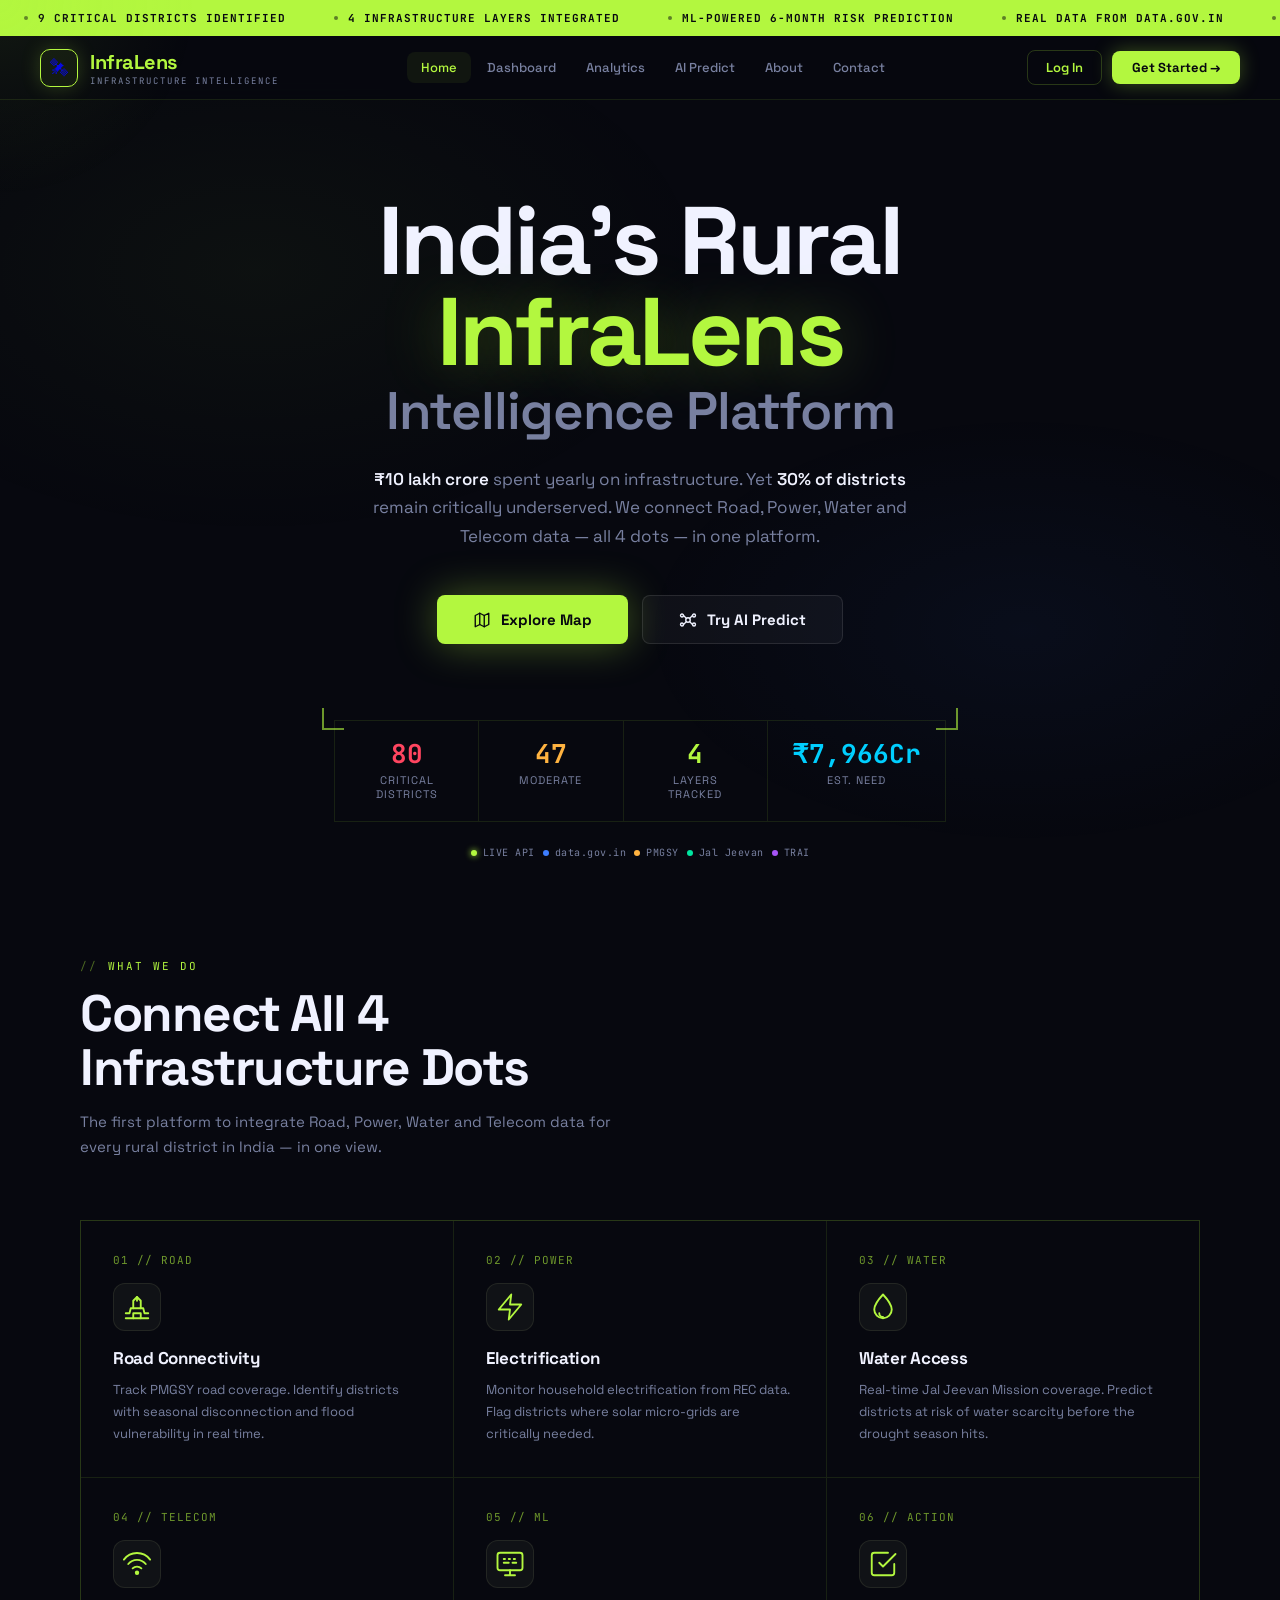
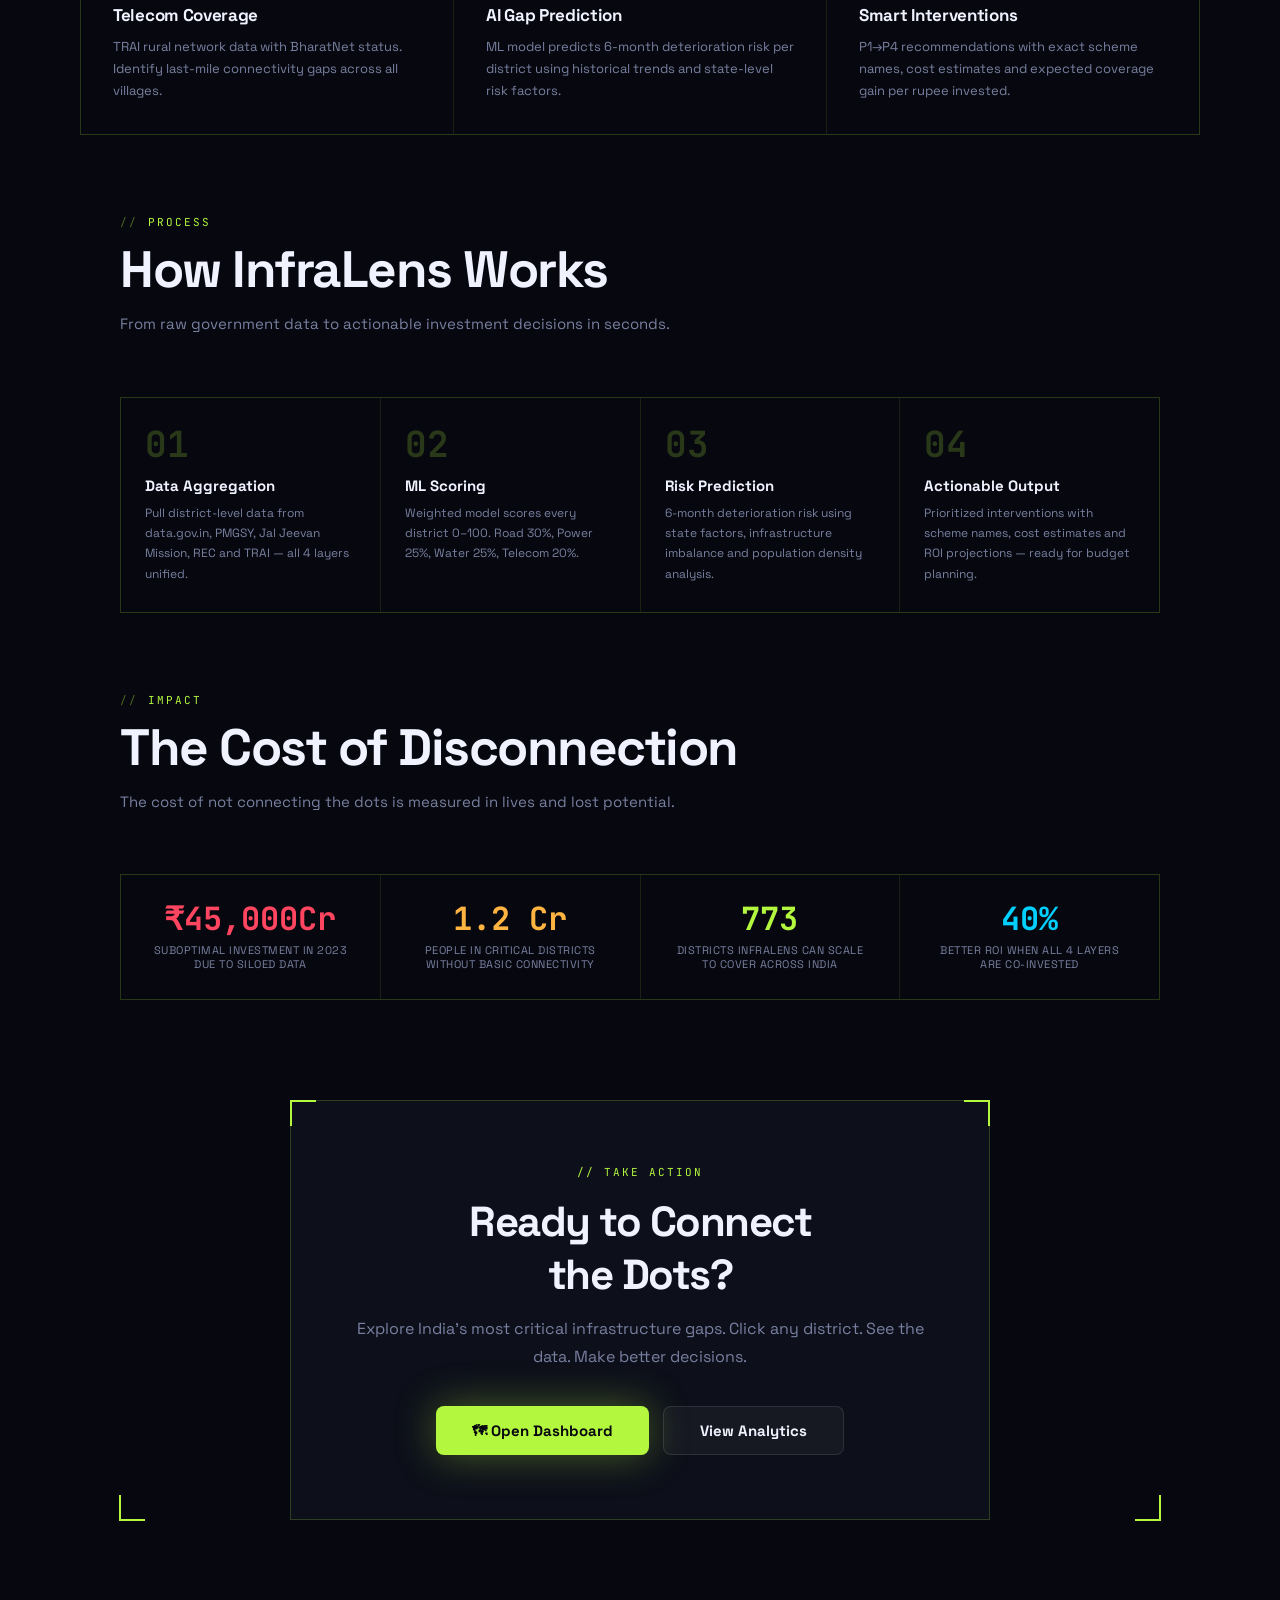
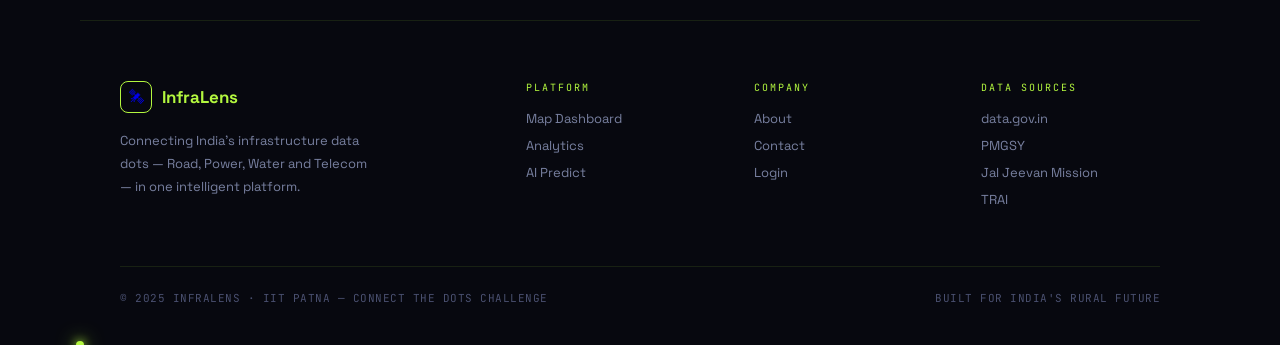
<file: frontend/index.html>
<!DOCTYPE html>
<html lang="en">
<head>
<meta charset="UTF-8"/><meta name="viewport" content="width=device-width,initial-scale=1.0"/>
<title>InfraLens — Connect the Dots</title>
<link href="https://fonts.googleapis.com/css2?family=Space+Grotesk:wght@400;500;600;700;800&family=JetBrains+Mono:wght@400;500;700&display=swap" rel="stylesheet"/>
<style>
:root{
  --bg:#07080f;
  --bg2:#0d0f1a;
  --bg3:#111420;
  --lime:#b3f73f;
  --lime2:#90cc30;
  --blue:#3d7eff;
  --cyan:#00cfff;
  --red:#ff4560;
  --amber:#ffb340;
  --green:#00e5a0;
  --purple:#a855f7;
  --text:#f0f2ff;
  --muted:#4a5070;
  --muted2:#7880a0;
  --border:rgba(179,247,63,0.1);
  --border2:rgba(179,247,63,0.2);
  --font:'Space Grotesk',sans-serif;
  --mono:'JetBrains Mono',monospace;
}
*{margin:0;padding:0;box-sizing:border-box;}
html{scroll-behavior:smooth;}
body{font-family:var(--font);background:var(--bg);color:var(--text);overflow-x:hidden;} 

/* BG */
body::before{content:'';position:fixed;inset:0;pointer-events:none;z-index:0;
  background:radial-gradient(ellipse 60% 50% at 20% 30%,rgba(179,247,63,0.04) 0%,transparent 60%),
  radial-gradient(ellipse 50% 40% at 80% 70%,rgba(61,126,255,0.05) 0%,transparent 60%);}

/* TICKER */
.ticker{background:var(--lime);height:36px;display:flex;align-items:center;overflow:hidden;position:relative;z-index:1001;}
.ticker-inner{display:flex;gap:0;white-space:nowrap;animation:ticker 20s linear infinite;}
.ticker-item{display:flex;align-items:center;gap:10px;padding:0 24px;font-family:var(--mono);font-size:11px;font-weight:700;color:#07080f;letter-spacing:1px;text-transform:uppercase;}
.ticker-dot{width:4px;height:4px;border-radius:50%;background:#07080f;opacity:0.5;}
@keyframes ticker{0%{transform:translateX(0)}100%{transform:translateX(-50%)}}

/* NAV */
nav{position:fixed;top:36px;left:0;right:0;z-index:1000;height:64px;display:flex;align-items:center;justify-content:space-between;padding:0 40px;background:rgba(7,8,15,0.9);backdrop-filter:blur(20px);border-bottom:1px solid var(--border);}
.nav-logo{display:flex;align-items:center;gap:12px;text-decoration:none;}
.nav-logo-icon{width:38px;height:38px;border:1.5px solid var(--lime);border-radius:10px;display:flex;align-items:center;justify-content:center;font-size:18px;background:rgba(179,247,63,0.05);box-shadow:0 0 20px rgba(179,247,63,0.2);animation:logopulse 3s ease infinite;}
@keyframes logopulse{0%,100%{box-shadow:0 0 15px rgba(179,247,63,0.2);}50%{box-shadow:0 0 35px rgba(179,247,63,0.5);}}
.nav-logo-name{font-size:20px;font-weight:800;color:var(--lime);letter-spacing:-0.5px;}
.nav-logo-tag{font-family:var(--mono);font-size:9px;color:var(--muted2);letter-spacing:2px;text-transform:uppercase;}
.nav-links{display:flex;align-items:center;gap:2px;}
.nav-link{padding:7px 14px;border-radius:8px;font-size:13px;font-weight:500;color:var(--muted2);text-decoration:none;transition:all 0.2s;}
.nav-link:hover,.nav-link.active{color:var(--lime);background:rgba(179,247,63,0.06);}
.nav-actions{display:flex;gap:10px;align-items:center;}
.btn-outline{padding:8px 18px;border-radius:8px;font-size:13px;font-weight:600;color:var(--lime);border:1px solid var(--border2);background:none;cursor:pointer;font-family:var(--font);text-decoration:none;transition:all 0.2s;}
.btn-outline:hover{background:rgba(179,247,63,0.08);}
.btn-fill{padding:8px 20px;border-radius:8px;font-size:13px;font-weight:700;color:#07080f;background:var(--lime);border:none;cursor:pointer;font-family:var(--font);text-decoration:none;transition:all 0.2s;box-shadow:0 0 20px rgba(179,247,63,0.3);}
.btn-fill:hover{background:var(--lime2);box-shadow:0 0 35px rgba(179,247,63,0.5);}

/* HERO */
.hero{min-height:100vh;display:flex;flex-direction:column;align-items:center;justify-content:center;padding:160px 40px 100px;text-align:center;position:relative;z-index:1;}

/* CORNER BRACKETS */
.bracket-box{position:relative;display:inline-block;}
.bracket-box::before,.bracket-box::after{content:'';position:absolute;width:20px;height:20px;border-color:var(--lime);border-style:solid;opacity:0.6;}
.bracket-box::before{top:-8px;left:-8px;border-width:2px 0 0 2px;}
.bracket-box::after{top:-8px;right:-8px;border-width:2px 2px 0 0;}
.bracket-box-b::before,.bracket-box-b::after{content:'';position:absolute;width:20px;height:20px;border-color:var(--lime);border-style:solid;opacity:0.6;}
.bracket-box-b::before{bottom:-8px;left:-8px;border-width:0 0 2px 2px;}
.bracket-box-b::after{bottom:-8px;right:-8px;border-width:0 2px 2px 0;}

.hero-tag{display:inline-flex;align-items:center;gap:8px;padding:6px 16px;border-radius:4px;background:rgba(179,247,63,0.06);border:1px solid var(--border2);font-family:var(--mono);font-size:11px;color:var(--lime);letter-spacing:2px;text-transform:uppercase;margin-bottom:32px;}
.hero-tag-dot{width:7px;height:7px;border-radius:50%;background:var(--lime);box-shadow:0 0 8px var(--lime);animation:blink 1.4s infinite;}
@keyframes blink{0%,100%{opacity:1}50%{opacity:0.2}}

.hero-title{font-size:clamp(52px,8vw,96px);font-weight:800;line-height:0.95;letter-spacing:-3px;margin-bottom:28px;}
.hero-title .t1{display:block;color:var(--text);}
.hero-title .t2{display:block;color:var(--lime);text-shadow:0 0 60px rgba(179,247,63,0.3);}
.hero-title .t3{display:block;color:var(--muted2);font-size:0.55em;letter-spacing:-1px;font-weight:600;margin-top:8px;}

.hero-sub{font-size:17px;color:var(--muted2);line-height:1.7;max-width:580px;margin:0 auto 44px;font-weight:400;}
.hero-sub b{color:var(--text);font-weight:600;}

.hero-cta{display:flex;gap:14px;justify-content:center;margin-bottom:72px;flex-wrap:wrap;}
.btn-hero-primary{padding:14px 36px;border-radius:8px;font-size:15px;font-weight:700;color:#07080f;background:var(--lime);border:none;cursor:pointer;font-family:var(--font);text-decoration:none;transition:all 0.25s;box-shadow:0 0 40px rgba(179,247,63,0.35);display:inline-flex;align-items:center;gap:8px;}
.btn-hero-primary:hover{background:var(--lime2);box-shadow:0 0 60px rgba(179,247,63,0.55);transform:translateY(-2px);}
.btn-hero-ghost{padding:14px 36px;border-radius:8px;font-size:15px;font-weight:700;color:var(--text);background:rgba(255,255,255,0.04);border:1px solid rgba(255,255,255,0.1);cursor:pointer;font-family:var(--font);text-decoration:none;transition:all 0.25s;display:inline-flex;align-items:center;gap:8px;}
.btn-hero-ghost:hover{border-color:var(--border2);background:rgba(179,247,63,0.05);}

/* STATS */
.hero-stats{display:flex;border:1px solid var(--border);border-radius:0px;overflow:hidden;max-width:680px;width:100%;}
.h-stat{flex:1;padding:20px 24px;border-right:1px solid var(--border);text-align:center;}
.h-stat:last-child{border-right:none;}
.h-stat-val{font-family:var(--mono);font-size:26px;font-weight:700;line-height:1;margin-bottom:6px;}
.h-stat-lbl{font-size:11px;color:var(--muted2);letter-spacing:1px;text-transform:uppercase;}

/* INDICATOR ROW */
.indicators{display:flex;gap:8px;justify-content:center;margin-top:24px;flex-wrap:wrap;}
.indicator{display:flex;align-items:center;gap:6px;font-family:var(--mono);font-size:10px;color:var(--muted2);letter-spacing:0.5px;}
.ind-dot{width:6px;height:6px;border-radius:50%;}

/* SECTION */
.section{padding:100px 40px;position:relative;z-index:1;max-width:1200px;margin:0 auto;}
.section-label{font-family:var(--mono);font-size:11px;letter-spacing:2px;text-transform:uppercase;color:var(--lime);margin-bottom:14px;display:flex;align-items:center;gap:10px;}
.section-label::before{content:'//';opacity:0.4;}
.section-title{font-size:clamp(32px,4vw,52px);font-weight:800;letter-spacing:-1.5px;margin-bottom:14px;line-height:1.05;}
.section-sub{font-size:15px;color:var(--muted2);max-width:560px;line-height:1.7;}

/* FEATURE CARDS */
.feat-grid{display:grid;grid-template-columns:repeat(3,1fr);gap:1px;background:var(--border);border:1px solid var(--border);margin-top:60px;}
.feat-card{padding:32px;background:var(--bg);transition:all 0.3s;position:relative;overflow:hidden;}
.feat-card:hover{background:var(--bg2);}
.feat-card::after{content:'';position:absolute;bottom:0;left:0;right:0;height:1px;background:var(--lime);transform:scaleX(0);transition:transform 0.3s;transform-origin:left;}
.feat-card:hover::after{transform:scaleX(1);}
.feat-num{font-family:var(--mono);font-size:11px;color:var(--lime);opacity:0.6;margin-bottom:16px;letter-spacing:1px;}
.feat-icon{font-size:32px;margin-bottom:16px;display:block;}
.feat-icon{
  width:48px;
  height:48px;
  display:flex;
  align-items:center;
  justify-content:center;
  margin-bottom:16px;
  background:rgba(174,183,132,0.06);
  border:1px solid rgba(174,183,132,0.12);
  border-radius:12px;
  padding:8px;
  transition:all 0.3s;
}
.feat-card:hover .feat-icon{
  background:rgba(174,183,132,0.12);
  border-color:var(--lime);
  box-shadow:0 0 20px rgba(174,183,132,0.15);
}
.feat-title{font-size:17px;font-weight:700;margin-bottom:10px;letter-spacing:-0.3px;}
.feat-desc{font-size:13px;color:var(--muted2);line-height:1.7;}

/* HOW IT WORKS */
.steps-grid{display:grid;grid-template-columns:repeat(4,1fr);gap:1px;background:var(--border);border:1px solid var(--border);margin-top:60px;}
.step-card{padding:28px 24px;background:var(--bg);position:relative;}
.step-card::before{content:'';position:absolute;top:0;left:0;right:0;height:2px;background:var(--lime);opacity:0;}
.step-card:hover::before{opacity:1;}
.step-num{font-family:var(--mono);font-size:36px;font-weight:700;color:var(--lime);opacity:0.2;line-height:1;margin-bottom:14px;}
.step-title{font-size:15px;font-weight:700;margin-bottom:8px;}
.step-desc{font-size:12px;color:var(--muted2);line-height:1.7;}

/* IMPACT */
.impact-row{display:grid;grid-template-columns:repeat(4,1fr);gap:1px;background:var(--border);border:1px solid var(--border);margin-top:60px;}
.imp-card{padding:28px;background:var(--bg);text-align:center;}
.imp-val{font-family:var(--mono);font-size:32px;font-weight:700;line-height:1;margin-bottom:8px;}
.imp-lbl{font-size:11px;color:var(--muted2);letter-spacing:0.5px;text-transform:uppercase;}

/* CTA */
.cta-section{padding:100px 40px;text-align:center;position:relative;z-index:1;}
.cta-box{max-width:700px;margin:0 auto;padding:64px;border:1px solid var(--border2);position:relative;background:var(--bg2);}
.cta-box::before,.cta-box::after{content:'';position:absolute;width:24px;height:24px;border-color:var(--lime);border-style:solid;}
.cta-box::before{top:-1px;left:-1px;border-width:2px 0 0 2px;}
.cta-box::after{top:-1px;right:-1px;border-width:2px 2px 0 0;}
.cta-box-b{position:relative;}
.cta-box-b::before,.cta-box-b::after{content:'';position:absolute;width:24px;height:24px;border-color:var(--lime);border-style:solid;}
.cta-box-b::before{bottom:-1px;left:-1px;border-width:0 0 2px 2px;}
.cta-box-b::after{bottom:-1px;right:-1px;border-width:0 2px 2px 0;}
.cta-title{font-size:42px;font-weight:800;letter-spacing:-1.5px;margin-bottom:14px;}
.cta-sub{font-size:16px;color:var(--muted2);margin-bottom:36px;line-height:1.7;}

/* FOOTER */
footer{border-top:1px solid var(--border);padding:60px 40px 40px;position:relative;z-index:1;}
.footer-inner{max-width:1200px;margin:0 auto;display:grid;grid-template-columns:2fr 1fr 1fr 1fr;gap:48px;margin-bottom:48px;}
.footer-logo{display:flex;align-items:center;gap:10px;text-decoration:none;margin-bottom:16px;}
.footer-logo-icon{width:32px;height:32px;border:1.5px solid var(--lime);border-radius:8px;display:flex;align-items:center;justify-content:center;font-size:15px;}
.footer-logo-name{font-size:17px;font-weight:800;color:var(--lime);}
.footer-desc{font-size:13px;color:var(--muted2);line-height:1.8;max-width:260px;}
.footer-col-title{font-family:var(--mono);font-size:10px;letter-spacing:2px;text-transform:uppercase;color:var(--lime);margin-bottom:16px;}
.footer-link{display:block;font-size:13px;color:var(--muted2);text-decoration:none;margin-bottom:10px;transition:color 0.2s;}
.footer-link:hover{color:var(--lime);}
.footer-bottom{max-width:1200px;margin:0 auto;display:flex;justify-content:space-between;align-items:center;padding-top:24px;border-top:1px solid var(--border);}
.footer-copy{font-family:var(--mono);font-size:11px;color:var(--muted);letter-spacing:0.5px;}
</style>
</head>
<body>

<!-- TICKER -->
<div class="ticker">
  <div class="ticker-inner">
    
    <span class="ticker-item"><span class="ticker-dot"></span>9 CRITICAL DISTRICTS IDENTIFIED</span>
    <span class="ticker-item"><span class="ticker-dot"></span>4 INFRASTRUCTURE LAYERS INTEGRATED</span>
    <span class="ticker-item"><span class="ticker-dot"></span>ML-POWERED 6-MONTH RISK PREDICTION</span>
    <span class="ticker-item"><span class="ticker-dot"></span>REAL DATA FROM DATA.GOV.IN</span>
    
    <span class="ticker-item"><span class="ticker-dot"></span>9 CRITICAL DISTRICTS IDENTIFIED</span>
    <span class="ticker-item"><span class="ticker-dot"></span>4 INFRASTRUCTURE LAYERS INTEGRATED</span>
    <span class="ticker-item"><span class="ticker-dot"></span>ML-POWERED 6-MONTH RISK PREDICTION</span>
    <span class="ticker-item"><span class="ticker-dot"></span>REAL DATA FROM DATA.GOV.IN</span>
  </div>
</div>

<!-- NAV -->
<nav>
  <a href="index.html" class="nav-logo">
    <div class="nav-logo-icon">🛰</div>
    <div><div class="nav-logo-name">InfraLens</div><div class="nav-logo-tag">Infrastructure Intelligence</div></div>
  </a>
  <div class="nav-links">
    <a href="index.html" class="nav-link active">Home</a>
    <a href="dashboard.html" class="nav-link">Dashboard</a>
    <a href="analytics.html" class="nav-link">Analytics</a>
    <a href="predict.html" class="nav-link">AI Predict</a>
    <a href="about.html" class="nav-link">About</a>
    <a href="contact.html" class="nav-link">Contact</a>
  </div>
  <div class="nav-actions">
    <a href="login.html" class="btn-outline">Log In</a>
    <a href="signup.html" class="btn-fill">Get Started →</a>
  </div>
</nav>

<!-- HERO -->
<section class="hero">

  <h1 class="hero-title">
    <span class="t1">India's Rural</span>
    <span class="t2">InfraLens</span>
    <span class="t3">Intelligence Platform</span>
  </h1>
  <p class="hero-sub">
    <b>₹10 lakh crore</b> spent yearly on infrastructure. Yet <b>30% of districts</b> remain critically underserved. We connect Road, Power, Water and Telecom data — all 4 dots — in one platform.
  </p>
  <div class="hero-cta">
    <a href="dashboard.html" class="btn-hero-primary" style="display:inline-flex;align-items:center;gap:10px;">
  <svg width="18" height="18" viewBox="0 0 24 24" fill="none" stroke="currentColor" stroke-width="1.8" stroke-linecap="round" stroke-linejoin="round">
    <polygon points="3 6 9 3 15 6 21 3 21 18 15 21 9 18 3 21"/>
    <line x1="9" y1="3" x2="9" y2="18"/>
    <line x1="15" y1="6" x2="15" y2="21"/>
  </svg>
  Explore Map
</a>

<a href="predict.html" class="btn-hero-ghost" style="display:inline-flex;align-items:center;gap:10px;">
  <svg width="18" height="18" viewBox="0 0 24 24" fill="none" stroke="currentColor" stroke-width="1.8" stroke-linecap="round" stroke-linejoin="round">
    <circle cx="12" cy="12" r="3"/>
    <circle cx="4" cy="6" r="2"/><circle cx="20" cy="6" r="2"/>
    <circle cx="4" cy="18" r="2"/><circle cx="20" cy="18" r="2"/>
    <line x1="6" y1="6" x2="10" y2="10"/>
    <line x1="18" y1="6" x2="14" y2="10"/>
    <line x1="6" y1="18" x2="10" y2="14"/>
    <line x1="18" y1="18" x2="14" y2="14"/>
  </svg>
  Try AI Predict
</a>
  </div>
  <div class="bracket-box bracket-box-b" style="padding:4px">
    <div class="hero-stats">
      <div class="h-stat"><div class="h-stat-val" style="color:var(--red)">80</div><div class="h-stat-lbl">Critical Districts</div></div>
      <div class="h-stat"><div class="h-stat-val" style="color:var(--amber)">47</div><div class="h-stat-lbl">Moderate</div></div>
      <div class="h-stat"><div class="h-stat-val" style="color:var(--lime)">4</div><div class="h-stat-lbl">Layers Tracked</div></div>
      <div class="h-stat"><div class="h-stat-val" style="color:var(--cyan)">₹7,966Cr</div><div class="h-stat-lbl">Est. Need</div></div>
    </div>
  </div>
  <div class="indicators" style="margin-top:20px">
    <div class="indicator"><div class="ind-dot" style="background:var(--lime);box-shadow:0 0 6px var(--lime)"></div>LIVE API</div>
    <div class="indicator"><div class="ind-dot" style="background:var(--blue)"></div>data.gov.in</div>
    <div class="indicator"><div class="ind-dot" style="background:var(--amber)"></div>PMGSY</div>
    <div class="indicator"><div class="ind-dot" style="background:var(--green)"></div>Jal Jeevan</div>
    <div class="indicator"><div class="ind-dot" style="background:var(--purple)"></div>TRAI</div>
  </div>
</section>

<!-- FEATURES -->
<div style="max-width:1200px;margin:0 auto;padding:0 40px;">
  <div class="section-label">What We Do</div>
  <h2 class="section-title">Connect All 4<br/>Infrastructure Dots</h2>
  <p class="section-sub">The first platform to integrate Road, Power, Water and Telecom data for every rural district in India — in one view.</p>
  <div class="feat-grid">

  <!-- ROAD -->
  <div class="feat-card">
    <div class="feat-num">01 // ROAD</div>
    <div class="feat-icon">
      <svg width="38" height="38" viewBox="0 0 24 24" fill="none" stroke="currentColor" stroke-width="1.5" stroke-linecap="round" stroke-linejoin="round" style="color:var(--lime)">
        <path d="M3 17h3l1-4h10l1 4h3"/>
        <path d="M9 13V7l3-3 3 3v6"/>
        <path d="M12 4v3"/>
        <line x1="3" y1="21" x2="21" y2="21"/>
        <path d="M9 21v-4h6v4"/>
      </svg>
    </div>
    <div class="feat-title">Road Connectivity</div>
    <div class="feat-desc">Track PMGSY road coverage. Identify districts with seasonal disconnection and flood vulnerability in real time.</div>
  </div>

  <!-- POWER -->
  <div class="feat-card">
    <div class="feat-num">02 // POWER</div>
    <div class="feat-icon">
      <svg width="38" height="38" viewBox="0 0 24 24" fill="none" stroke="currentColor" stroke-width="1.5" stroke-linecap="round" stroke-linejoin="round" style="color:var(--lime)">
        <path d="M13 2L3 14h9l-1 8 10-12h-9l1-8z"/>
      </svg>
    </div>
    <div class="feat-title">Electrification</div>
    <div class="feat-desc">Monitor household electrification from REC data. Flag districts where solar micro-grids are critically needed.</div>
  </div>

  <!-- WATER -->
  <div class="feat-card">
    <div class="feat-num">03 // WATER</div>
    <div class="feat-icon">
      <svg width="38" height="38" viewBox="0 0 24 24" fill="none" stroke="currentColor" stroke-width="1.5" stroke-linecap="round" stroke-linejoin="round" style="color:var(--lime)">
        <path d="M12 2c0 0-7 7.5-7 12a7 7 0 0 0 14 0c0-4.5-7-12-7-12z"/>
        <path d="M9 17c0 1.7 1.3 3 3 3"/>
      </svg>
    </div>
    <div class="feat-title">Water Access</div>
    <div class="feat-desc">Real-time Jal Jeevan Mission coverage. Predict districts at risk of water scarcity before the drought season hits.</div>
  </div>

  <!-- TELECOM -->
  <div class="feat-card">
    <div class="feat-num">04 // TELECOM</div>
    <div class="feat-icon">
      <svg width="38" height="38" viewBox="0 0 24 24" fill="none" stroke="currentColor" stroke-width="1.5" stroke-linecap="round" stroke-linejoin="round" style="color:var(--lime)">
        <path d="M1.5 8.5a13 13 0 0 1 21 0"/>
        <path d="M5 12a9 9 0 0 1 14 0"/>
        <path d="M8.5 15.5a5 5 0 0 1 7 0"/>
        <circle cx="12" cy="19" r="1" fill="currentColor"/>
      </svg>
    </div>
    <div class="feat-title">Telecom Coverage</div>
    <div class="feat-desc">TRAI rural network data with BharatNet status. Identify last-mile connectivity gaps across all villages.</div>
  </div>

  <!-- AI / ML -->
  <div class="feat-card">
    <div class="feat-num">05 // ML</div>
    <div class="feat-icon">
      <svg width="38" height="38" viewBox="0 0 24 24" fill="none" stroke="currentColor" stroke-width="1.5" stroke-linecap="round" stroke-linejoin="round" style="color:var(--lime)">
        <rect x="2" y="3" width="20" height="14" rx="2"/>
        <path d="M8 21h8m-4-4v4"/>
        <path d="M7 8h1m3 0h1m3 0h1"/>
        <path d="M7 11h4m3 0h3"/>
      </svg>
    </div>
    <div class="feat-title">AI Gap Prediction</div>
    <div class="feat-desc">ML model predicts 6-month deterioration risk per district using historical trends and state-level risk factors.</div>
  </div>

  <!-- ACTION -->
  <div class="feat-card">
    <div class="feat-num">06 // ACTION</div>
    <div class="feat-icon">
      <svg width="38" height="38" viewBox="0 0 24 24" fill="none" stroke="currentColor" stroke-width="1.5" stroke-linecap="round" stroke-linejoin="round" style="color:var(--lime)">
        <path d="M9 11l3 3L22 4"/>
        <path d="M21 12v7a2 2 0 0 1-2 2H5a2 2 0 0 1-2-2V5a2 2 0 0 1 2-2h11"/>
      </svg>
    </div>
    <div class="feat-title">Smart Interventions</div>
    <div class="feat-desc">P1→P4 recommendations with exact scheme names, cost estimates and expected coverage gain per rupee invested.</div>
  </div>

</div>

<!-- HOW IT WORKS -->
<div style="max-width:1200px;margin:80px auto 0;padding:0 40px;">
  <div class="section-label">Process</div>
  <h2 class="section-title">How InfraLens Works</h2>
  <p class="section-sub">From raw government data to actionable investment decisions in seconds.</p>
  <div class="steps-grid">
    <div class="step-card"><div class="step-num">01</div><div class="step-title">Data Aggregation</div><div class="step-desc">Pull district-level data from data.gov.in, PMGSY, Jal Jeevan Mission, REC and TRAI — all 4 layers unified.</div></div>
    <div class="step-card"><div class="step-num">02</div><div class="step-title">ML Scoring</div><div class="step-desc">Weighted model scores every district 0–100. Road 30%, Power 25%, Water 25%, Telecom 20%.</div></div>
    <div class="step-card"><div class="step-num">03</div><div class="step-title">Risk Prediction</div><div class="step-desc">6-month deterioration risk using state factors, infrastructure imbalance and population density analysis.</div></div>
    <div class="step-card"><div class="step-num">04</div><div class="step-title">Actionable Output</div><div class="step-desc">Prioritized interventions with scheme names, cost estimates and ROI projections — ready for budget planning.</div></div>
  </div>
</div>

<!-- IMPACT -->
<div style="max-width:1200px;margin:80px auto 0;padding:0 40px;">
  <div class="section-label">Impact</div>
  <h2 class="section-title">The Cost of Disconnection</h2>
  <p class="section-sub">The cost of not connecting the dots is measured in lives and lost potential.</p>
  <div class="impact-row">
    <div class="imp-card"><div class="imp-val" style="color:var(--red)">₹45,000Cr</div><div class="imp-lbl">Suboptimal investment in 2023 due to siloed data</div></div>
    <div class="imp-card"><div class="imp-val" style="color:var(--amber)">1.2 Cr</div><div class="imp-lbl">People in critical districts without basic connectivity</div></div>
    <div class="imp-card"><div class="imp-val" style="color:var(--lime)">773</div><div class="imp-lbl">Districts InfraLens can scale to cover across India</div></div>
    <div class="imp-card"><div class="imp-val" style="color:var(--cyan)">40%</div><div class="imp-lbl">Better ROI when all 4 layers are co-invested</div></div>
  </div>
</div>

<!-- CTA -->
<section class="cta-section">
  <div class="cta-box-b">
    <div class="cta-box">
      <div style="font-family:var(--mono);font-size:11px;letter-spacing:2px;color:var(--lime);margin-bottom:16px;text-transform:uppercase;">// Take Action</div>
      <h2 class="cta-title">Ready to Connect<br/>the Dots?</h2>
      <p class="cta-sub">Explore India's most critical infrastructure gaps. Click any district. See the data. Make better decisions.</p>
      <div style="display:flex;gap:14px;justify-content:center;flex-wrap:wrap;">
        <a href="dashboard.html" class="btn-hero-primary">🗺 Open Dashboard</a>
        <a href="analytics.html" class="btn-hero-ghost">View Analytics</a>
      </div>
    </div>
  </div>
</section>

<!-- FOOTER -->
<footer>
  <div class="footer-inner">
    <div>
      <a href="index.html" class="footer-logo"><div class="footer-logo-icon">🛰</div><span class="footer-logo-name">InfraLens</span></a>
      <p class="footer-desc">Connecting India's infrastructure data dots — Road, Power, Water and Telecom — in one intelligent platform.</p>
    </div>
    <div><div class="footer-col-title">Platform</div><a href="dashboard.html" class="footer-link">Map Dashboard</a><a href="analytics.html" class="footer-link">Analytics</a><a href="predict.html" class="footer-link">AI Predict</a></div>
    <div><div class="footer-col-title">Company</div><a href="about.html" class="footer-link">About</a><a href="contact.html" class="footer-link">Contact</a><a href="login.html" class="footer-link">Login</a></div>
    <div><div class="footer-col-title">Data Sources</div><a href="#" class="footer-link">data.gov.in</a><a href="#" class="footer-link">PMGSY</a><a href="#" class="footer-link">Jal Jeevan Mission</a><a href="#" class="footer-link">TRAI</a></div>
  </div>
  <div class="footer-bottom">
    <span class="footer-copy">© 2025 INFRALENS · IIT PATNA — CONNECT THE DOTS CHALLENGE</span>
    <span class="footer-copy">BUILT FOR INDIA'S RURAL FUTURE</span>
  </div>
</footer>
<!-- CURSOR GLOW EFFECT -->
<div id="cursor-glow"></div>
<div id="cursor-dot"></div>
<canvas id="particle-canvas"></canvas>

<style>
* { cursor: none !important; }

#cursor-dot {
  width: 8px; height: 8px;
  background: #b3f73f;
  border-radius: 50%;
  position: fixed;
  pointer-events: none;
  z-index: 99999;
  transform: translate(-50%, -50%);
  transition: transform 0.1s ease;
  box-shadow: 0 0 10px #b3f73f, 0 0 20px #b3f73f;
}

#cursor-glow {
  width: 400px; height: 400px;
  border-radius: 50%;
  position: fixed;
  pointer-events: none;
  z-index: 9998;
  transform: translate(-50%, -50%);
  background: radial-gradient(circle,
    rgba(179,247,63,0.08) 0%,
    rgba(179,247,63,0.04) 30%,
    transparent 70%);
  transition: transform 0.08s linear;
}

#particle-canvas {
  position: fixed;
  top: 0; left: 0;
  width: 100%; height: 100%;
  pointer-events: none;
  z-index: 9997;
}
</style>

<script>
// ── CURSOR ───────────────────────────────────────
const dot   = document.getElementById('cursor-dot');
const glow  = document.getElementById('cursor-glow');
const canvas = document.getElementById('particle-canvas');
const ctx   = canvas.getContext('2d');

canvas.width  = window.innerWidth;
canvas.height = window.innerHeight;
window.addEventListener('resize', () => {
  canvas.width  = window.innerWidth;
  canvas.height = window.innerHeight;
});

let mouseX = 0, mouseY = 0;
let glowX  = 0, glowY  = 0;
let particles = [];

document.addEventListener('mousemove', e => {
  mouseX = e.clientX;
  mouseY = e.clientY;
  dot.style.left = mouseX + 'px';
  dot.style.top  = mouseY + 'px';

  // Spawn particle on move
  if (Math.random() < 0.4) {
    particles.push({
      x: mouseX,
      y: mouseY,
      vx: (Math.random() - 0.5) * 1.5,
      vy: (Math.random() - 0.5) * 1.5,
      life: 1.0,
      size: Math.random() * 3 + 1,
      color: Math.random() > 0.5 ? '179,247,63' : '61,126,255'
    });
  }
});

// Smooth glow follow
function animateGlow() {
  glowX += (mouseX - glowX) * 0.06;
  glowY += (mouseY - glowY) * 0.06;
  glow.style.left = glowX + 'px';
  glow.style.top  = glowY + 'px';

  // Draw particles
  ctx.clearRect(0, 0, canvas.width, canvas.height);
  particles = particles.filter(p => p.life > 0);
  particles.forEach(p => {
    p.x  += p.vx;
    p.y  += p.vy;
    p.life -= 0.025;
    p.vx *= 0.98;
    p.vy *= 0.98;
    ctx.beginPath();
    ctx.arc(p.x, p.y, p.size * p.life, 0, Math.PI * 2);
    ctx.fillStyle = `rgba(${p.color},${p.life * 0.6})`;
    ctx.fill();
  });

  requestAnimationFrame(animateGlow);
}
animateGlow();

// Click burst effect
document.addEventListener('click', e => {
  for (let i = 0; i < 20; i++) {
    const angle = (Math.PI * 2 / 20) * i;
    const speed = Math.random() * 4 + 2;
    particles.push({
      x: e.clientX,
      y: e.clientY,
      vx: Math.cos(angle) * speed,
      vy: Math.sin(angle) * speed,
      life: 1.0,
      size: Math.random() * 4 + 2,
      color: i % 2 === 0 ? '179,247,63' : '0,207,255'
    });
  }
});

// Hover effect on links/buttons
document.querySelectorAll('a, button').forEach(el => {
  el.addEventListener('mouseenter', () => {
    dot.style.transform = 'translate(-50%,-50%) scale(2.5)';
    dot.style.background = '#00cfff';
    dot.style.boxShadow = '0 0 15px #00cfff, 0 0 30px #00cfff';
  });
  el.addEventListener('mouseleave', () => {
    dot.style.transform = 'translate(-50%,-50%) scale(1)';
    dot.style.background = '#b3f73f';
    dot.style.boxShadow = '0 0 10px #b3f73f, 0 0 20px #b3f73f';
  });
});
// Show user in navbar
function loadUser() {
  const user = JSON.parse(localStorage.getItem('user') || 'null');
  const navActions = document.querySelector('.nav-actions');
  if (!navActions) return;

  if (user) {
    navActions.innerHTML = `
      <div onclick="window.location.href='profile.html'" style="
        display:flex;align-items:center;gap:10px;
        cursor:pointer;padding:6px 14px;
        border:1px solid rgba(179,247,63,0.2);
        border-radius:8px;
        background:rgba(179,247,63,0.05);
        transition:all 0.2s;
      ">
        <div style="
          width:30px;height:30px;border-radius:50%;
          background:linear-gradient(135deg,#b3f73f,#3d7eff);
          display:flex;align-items:center;justify-content:center;
          font-size:13px;font-weight:700;color:#07080f;
        ">${user.avatar}</div>
        <span style="font-size:13px;font-weight:600;color:#b3f73f">${user.name}</span>
      </div>
      <button onclick="logout()" style="
        padding:8px 16px;border-radius:8px;font-size:12px;
        font-weight:600;color:#ff4560;
        border:1px solid rgba(255,69,96,0.2);
        background:rgba(255,69,96,0.05);
        cursor:pointer;font-family:'Space Grotesk',sans-serif;
      ">Logout</button>
    `;
  }
}

function logout() {
  localStorage.removeItem('user');
  window.location.href = 'index.html';
}

loadUser();
</script>
<script>
function loadUser() {
  const user = JSON.parse(localStorage.getItem('user') || 'null');
  const navActions = document.querySelector('.nav-actions');
  if (!navActions || !user) return;
  navActions.innerHTML = `
    <div onclick="window.location.href='profile.html'" style="
      display:flex;align-items:center;gap:10px;cursor:pointer;
      padding:6px 14px;border:1px solid rgba(179,247,63,0.2);
      border-radius:8px;background:rgba(179,247,63,0.05);">
      ${user.picture ?
        `<img src="${user.picture}" style="width:30px;height:30px;border-radius:50%;object-fit:cover;"/>` :
        `<div style="width:30px;height:30px;border-radius:50%;background:linear-gradient(135deg,#b3f73f,#3d7eff);display:flex;align-items:center;justify-content:center;font-size:13px;font-weight:700;color:#07080f;">${user.avatar}</div>`
      }
      <span style="font-size:13px;font-weight:600;color:#b3f73f">${user.name}</span>
    </div>
    <button onclick="logout()" style="
      padding:8px 16px;border-radius:8px;font-size:12px;
      font-weight:600;color:#ff4560;
      border:1px solid rgba(255,69,96,0.2);
      background:rgba(255,69,96,0.05);
      cursor:pointer;font-family:'Space Grotesk',sans-serif;">
      Logout
    </button>
  `;
}

function logout() {
  localStorage.removeItem('user');
  window.location.href = 'index.html';
}

loadUser();
</script>
</body>
</html>
</file>
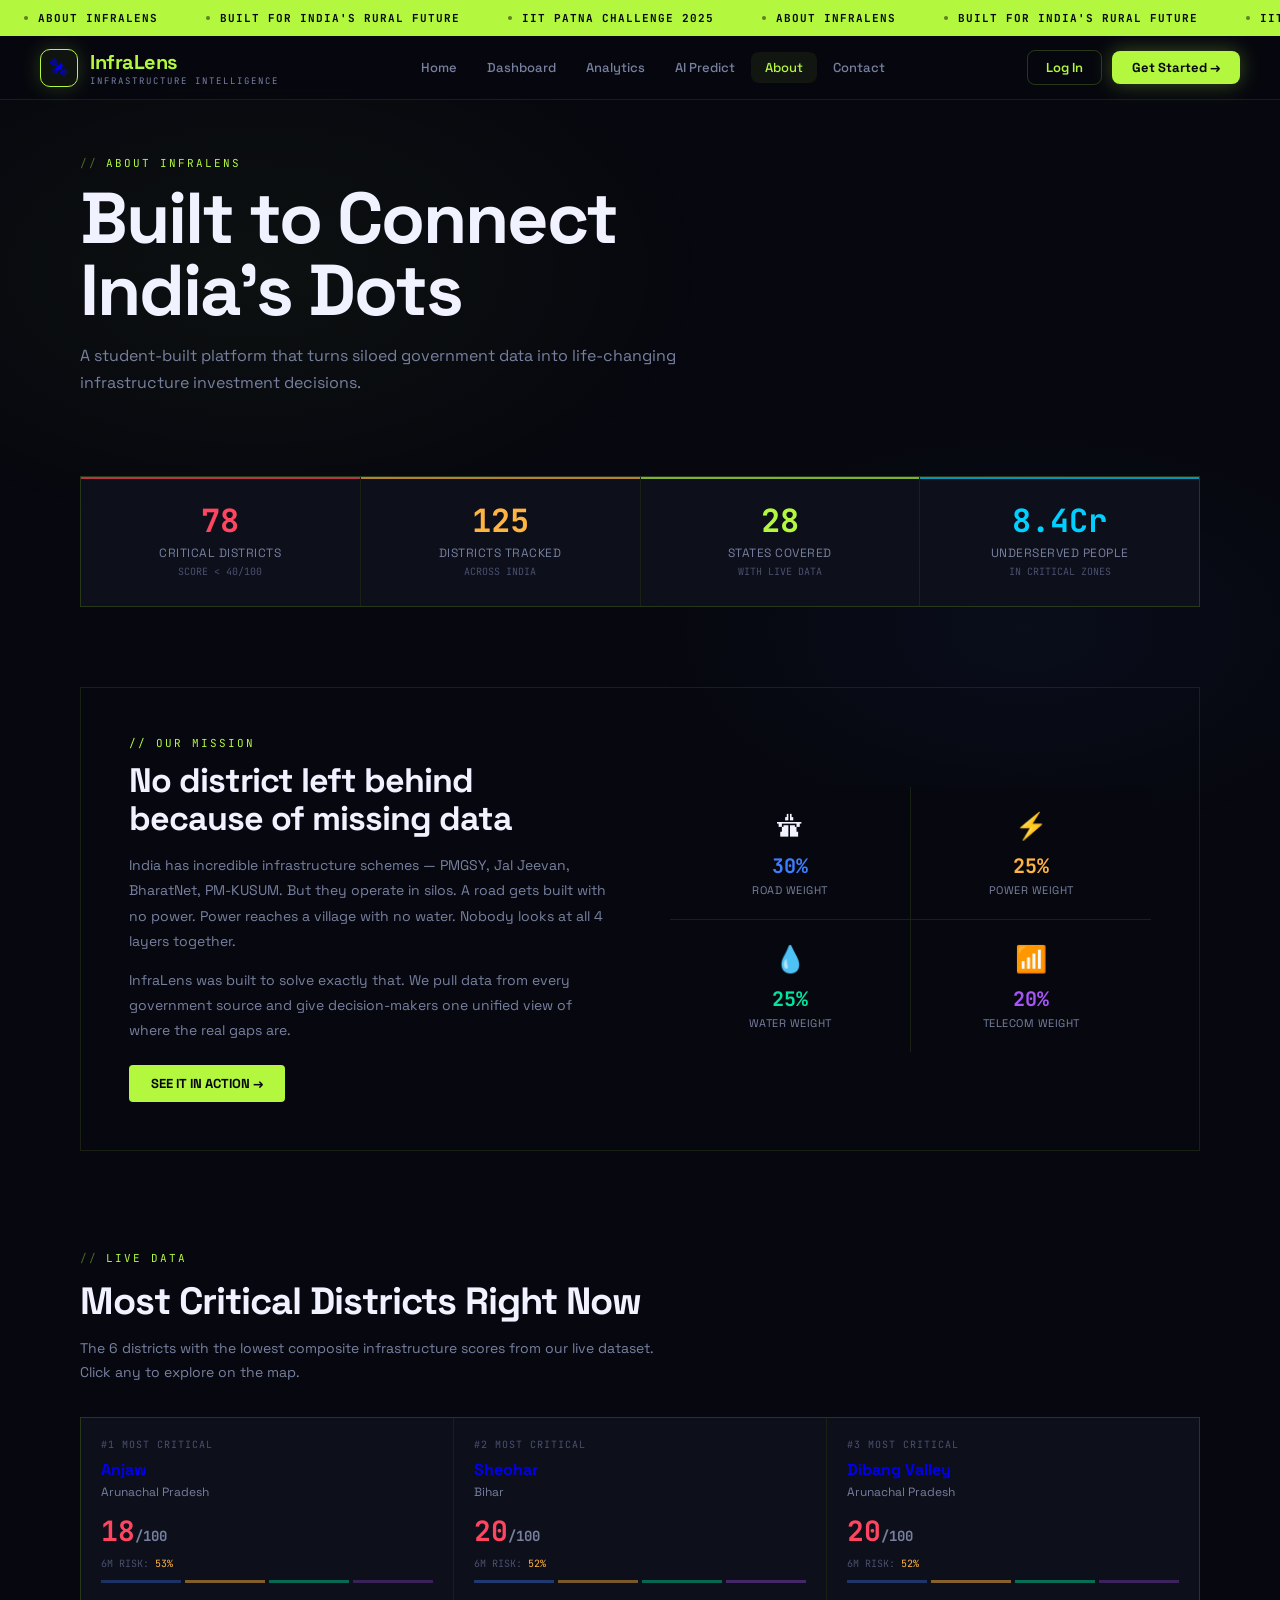
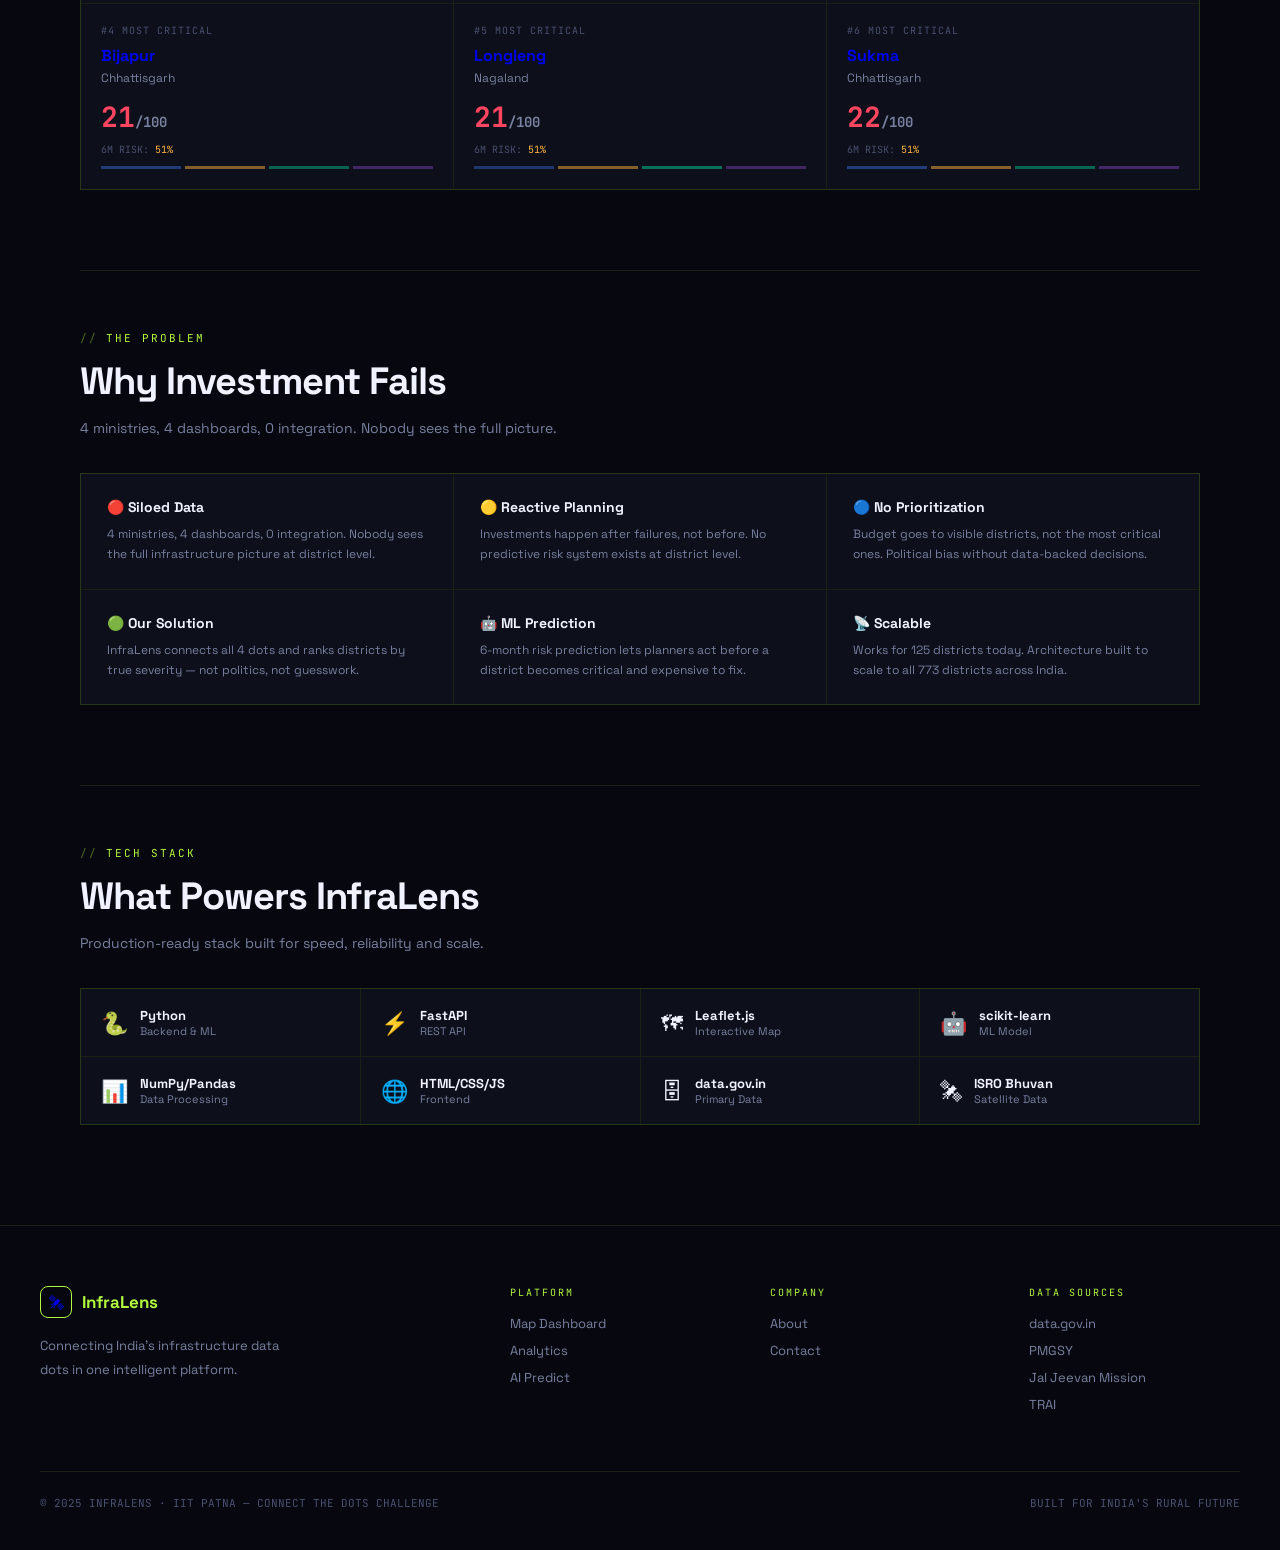
<file: frontend/about.html>
<!DOCTYPE html>
<html lang="en">
<head>
<meta charset="UTF-8"/><meta name="viewport" content="width=device-width,initial-scale=1.0"/>
<title>About — InfraLens</title>
<link rel="stylesheet" href="shared.css"/>
<script src="districts_data.js"></script>
<style>
body{overflow:auto;}
.about-wrap{max-width:1200px;margin:0 auto;padding:120px 40px 100px;position:relative;z-index:1;}
.page-label{font-family:var(--mono);font-size:11px;letter-spacing:2px;text-transform:uppercase;color:var(--lime);margin-bottom:12px;display:flex;align-items:center;gap:8px;}
.page-label::before{content:'//';opacity:0.4;}
.page-title{font-size:clamp(40px,6vw,72px);font-weight:800;letter-spacing:-2px;margin-bottom:16px;line-height:1.0;}
.page-sub{font-size:16px;color:var(--muted2);max-width:600px;line-height:1.7;margin-bottom:80px;}

/* LIVE STATS */
.live-stats{display:grid;grid-template-columns:repeat(4,1fr);gap:1px;background:var(--border);border:1px solid var(--border);margin-bottom:80px;}
.ls-card{padding:28px;background:var(--bg2);text-align:center;position:relative;overflow:hidden;}
.ls-card::before{content:'';position:absolute;top:0;left:0;right:0;height:2px;background:var(--ct,var(--lime));opacity:0.7;}
.ls-val{font-family:var(--mono);font-size:32px;font-weight:700;line-height:1;margin-bottom:8px;}
.ls-lbl{font-size:12px;color:var(--muted2);text-transform:uppercase;letter-spacing:0.5px;}
.ls-note{font-family:var(--mono);font-size:10px;color:var(--muted);margin-top:4px;}

/* MISSION */
.mission{display:grid;grid-template-columns:1fr 1fr;gap:60px;align-items:center;margin-bottom:100px;border:1px solid var(--border);padding:48px;}
.mission-label{font-family:var(--mono);font-size:11px;letter-spacing:2px;text-transform:uppercase;color:var(--lime);margin-bottom:12px;}
.mission h2{font-size:34px;font-weight:800;letter-spacing:-1px;margin-bottom:16px;line-height:1.1;}
.mission p{font-size:14px;color:var(--muted2);line-height:1.8;margin-bottom:14px;}
.mission-cta{display:inline-flex;align-items:center;gap:8px;padding:10px 22px;background:var(--lime);color:#07080f;font-size:13px;font-weight:700;text-decoration:none;transition:all 0.2s;margin-top:8px;border-radius:4px;}
.mission-cta:hover{background:var(--lime2);}
.m-grid{display:grid;grid-template-columns:1fr 1fr;gap:1px;background:var(--border);}
.m-box{padding:22px;background:var(--bg);text-align:center;}
.m-box-icon{font-size:26px;margin-bottom:10px;}
.m-box-val{font-family:var(--mono);font-size:20px;font-weight:700;margin-bottom:4px;}
.m-box-lbl{font-size:11px;color:var(--muted2);letter-spacing:0.5px;text-transform:uppercase;}

/* WORST DISTRICTS */
.worst-section{margin-bottom:80px;}
.worst-grid{display:grid;grid-template-columns:repeat(3,1fr);gap:1px;background:var(--border);border:1px solid var(--border);margin-top:32px;}
.worst-card{padding:20px;background:var(--bg2);transition:all 0.2s;cursor:pointer;text-decoration:none;display:block;}
.worst-card:hover{background:var(--bg3);}
.worst-rank{font-family:var(--mono);font-size:10px;color:var(--muted);margin-bottom:8px;letter-spacing:1px;}
.worst-name{font-size:16px;font-weight:700;margin-bottom:4px;}
.worst-state{font-size:12px;color:var(--muted2);margin-bottom:12px;}
.worst-score{font-family:var(--mono);font-size:28px;font-weight:700;margin-bottom:8px;}
.worst-bars{display:flex;gap:4px;}
.wbar{flex:1;height:3px;}

/* PROBLEM */
.problem{margin-bottom:80px;}
.prob-grid{display:grid;grid-template-columns:repeat(3,1fr);gap:1px;background:var(--border);border:1px solid var(--border);margin-top:32px;}
.prob-card{padding:24px;background:var(--bg2);border-left:2px solid transparent;transition:all 0.2s;}
.prob-card:hover{background:var(--bg3);border-left-color:var(--lime);}
.prob-title{font-size:14px;font-weight:700;margin-bottom:8px;}
.prob-desc{font-size:12px;color:var(--muted2);line-height:1.7;}

/* TECH */
.tech-grid{display:grid;grid-template-columns:repeat(4,1fr);gap:1px;background:var(--border);border:1px solid var(--border);margin-top:32px;}
.tech-pill{padding:18px 20px;background:var(--bg2);display:flex;align-items:center;gap:12px;transition:all 0.2s;}
.tech-pill:hover{background:var(--bg3);}
.tech-icon{font-size:22px;}
.tech-name{font-size:13px;font-weight:700;}
.tech-use{font-size:11px;color:var(--muted2);}

.divider-line{border:none;border-top:1px solid var(--border);margin:60px 0;}
</style>
</head>
<body>
<div class="ticker"><div class="ticker-inner">
  <span class="ticker-item"><span class="ticker-dot"></span>ABOUT INFRALENS</span>
  <span class="ticker-item"><span class="ticker-dot"></span>BUILT FOR INDIA'S RURAL FUTURE</span>
  <span class="ticker-item"><span class="ticker-dot"></span>IIT PATNA CHALLENGE 2025</span>
  <span class="ticker-item"><span class="ticker-dot"></span>ABOUT INFRALENS</span>
  <span class="ticker-item"><span class="ticker-dot"></span>BUILT FOR INDIA'S RURAL FUTURE</span>
  <span class="ticker-item"><span class="ticker-dot"></span>IIT PATNA CHALLENGE 2025</span>
</div></div>
<nav>
  <a href="index.html" class="nav-logo"><div class="nav-logo-icon">🛰</div><div><div class="nav-logo-name">InfraLens</div><div class="nav-logo-tag">Infrastructure Intelligence</div></div></a>
  <div class="nav-links">
    <a href="index.html" class="nav-link">Home</a>
    <a href="dashboard.html" class="nav-link">Dashboard</a>
    <a href="analytics.html" class="nav-link">Analytics</a>
    <a href="predict.html" class="nav-link">AI Predict</a>
    <a href="about.html" class="nav-link active">About</a>
    <a href="contact.html" class="nav-link">Contact</a>
  </div>
  <div class="nav-actions" id="navActions">
    <a href="login.html" class="btn-outline">Log In</a>
    <a href="signup.html" class="btn-fill">Get Started →</a>
  </div>
</nav>

<div class="about-wrap">
  <div class="page-label">About InfraLens</div>
  <h1 class="page-title">Built to Connect<br/>India's Dots</h1>
  <p class="page-sub">A student-built platform that turns siloed government data into life-changing infrastructure investment decisions.</p>

  <!-- LIVE STATS FROM ACTUAL DATA -->
  <div class="live-stats">
    <div class="ls-card" style="--ct:var(--red)">
      <div class="ls-val" style="color:var(--red)" id="lsCrit">—</div>
      <div class="ls-lbl">Critical Districts</div>
      <div class="ls-note">SCORE &lt; 40/100</div>
    </div>
    <div class="ls-card" style="--ct:var(--amber)">
      <div class="ls-val" style="color:var(--amber)" id="lsDistricts">—</div>
      <div class="ls-lbl">Districts Tracked</div>
      <div class="ls-note">ACROSS INDIA</div>
    </div>
    <div class="ls-card" style="--ct:var(--lime)">
      <div class="ls-val" style="color:var(--lime)" id="lsStates">—</div>
      <div class="ls-lbl">States Covered</div>
      <div class="ls-note">WITH LIVE DATA</div>
    </div>
    <div class="ls-card" style="--ct:var(--cyan)">
      <div class="ls-val" style="color:var(--cyan)" id="lsPop">—</div>
      <div class="ls-lbl">Underserved People</div>
      <div class="ls-note">IN CRITICAL ZONES</div>
    </div>
  </div>

  <!-- MISSION -->
  <div class="mission">
    <div>
      <div class="mission-label">// Our Mission</div>
      <h2>No district left behind because of missing data</h2>
      <p>India has incredible infrastructure schemes — PMGSY, Jal Jeevan, BharatNet, PM-KUSUM. But they operate in silos. A road gets built with no power. Power reaches a village with no water. Nobody looks at all 4 layers together.</p>
      <p>InfraLens was built to solve exactly that. We pull data from every government source and give decision-makers one unified view of where the real gaps are.</p>
      <a href="dashboard.html" class="mission-cta">SEE IT IN ACTION →</a>
    </div>
    <div class="m-grid">
      <div class="m-box"><div class="m-box-icon">🛣</div><div class="m-box-val" style="color:var(--blue)">30%</div><div class="m-box-lbl">Road Weight</div></div>
      <div class="m-box"><div class="m-box-icon">⚡</div><div class="m-box-val" style="color:var(--amber)">25%</div><div class="m-box-lbl">Power Weight</div></div>
      <div class="m-box"><div class="m-box-icon">💧</div><div class="m-box-val" style="color:var(--green)">25%</div><div class="m-box-lbl">Water Weight</div></div>
      <div class="m-box"><div class="m-box-icon">📶</div><div class="m-box-val" style="color:var(--purple)">20%</div><div class="m-box-lbl">Telecom Weight</div></div>
    </div>
  </div>

  <!-- WORST DISTRICTS (LIVE) -->
  <div class="worst-section">
    <div class="page-label">Live Data</div>
    <h2 style="font-size:38px;font-weight:800;letter-spacing:-1px;margin-bottom:12px;">Most Critical Districts Right Now</h2>
    <p style="font-size:14px;color:var(--muted2);max-width:600px;line-height:1.7;">The 6 districts with the lowest composite infrastructure scores from our live dataset. Click any to explore on the map.</p>
    <div class="worst-grid" id="worstGrid"></div>
  </div>

  <hr class="divider-line"/>

  <!-- PROBLEM -->
  <div class="problem">
    <div class="page-label">The Problem</div>
    <h2 style="font-size:38px;font-weight:800;letter-spacing:-1px;margin-bottom:12px;">Why Investment Fails</h2>
    <p style="font-size:14px;color:var(--muted2);max-width:600px;line-height:1.7;">4 ministries, 4 dashboards, 0 integration. Nobody sees the full picture.</p>
    <div class="prob-grid">
      <div class="prob-card"><div class="prob-title">🔴 Siloed Data</div><div class="prob-desc">4 ministries, 4 dashboards, 0 integration. Nobody sees the full infrastructure picture at district level.</div></div>
      <div class="prob-card"><div class="prob-title">🟡 Reactive Planning</div><div class="prob-desc">Investments happen after failures, not before. No predictive risk system exists at district level.</div></div>
      <div class="prob-card"><div class="prob-title">🔵 No Prioritization</div><div class="prob-desc">Budget goes to visible districts, not the most critical ones. Political bias without data-backed decisions.</div></div>
      <div class="prob-card"><div class="prob-title">🟢 Our Solution</div><div class="prob-desc">InfraLens connects all 4 dots and ranks districts by true severity — not politics, not guesswork.</div></div>
      <div class="prob-card"><div class="prob-title">🤖 ML Prediction</div><div class="prob-desc">6-month risk prediction lets planners act before a district becomes critical and expensive to fix.</div></div>
      <div class="prob-card"><div class="prob-title">📡 Scalable</div><div class="prob-desc">Works for <span id="distCountInline">—</span> districts today. Architecture built to scale to all 773 districts across India.</div></div>
    </div>
  </div>

  <hr class="divider-line"/>

  <!-- TECH STACK -->
  <div>
    <div class="page-label">Tech Stack</div>
    <h2 style="font-size:38px;font-weight:800;letter-spacing:-1px;margin-bottom:12px;">What Powers InfraLens</h2>
    <p style="font-size:14px;color:var(--muted2);max-width:500px;line-height:1.7;margin-bottom:0">Production-ready stack built for speed, reliability and scale.</p>
    <div class="tech-grid">
      <div class="tech-pill"><span class="tech-icon">🐍</span><div><div class="tech-name">Python</div><div class="tech-use">Backend & ML</div></div></div>
      <div class="tech-pill"><span class="tech-icon">⚡</span><div><div class="tech-name">FastAPI</div><div class="tech-use">REST API</div></div></div>
      <div class="tech-pill"><span class="tech-icon">🗺</span><div><div class="tech-name">Leaflet.js</div><div class="tech-use">Interactive Map</div></div></div>
      <div class="tech-pill"><span class="tech-icon">🤖</span><div><div class="tech-name">scikit-learn</div><div class="tech-use">ML Model</div></div></div>
      <div class="tech-pill"><span class="tech-icon">📊</span><div><div class="tech-name">NumPy/Pandas</div><div class="tech-use">Data Processing</div></div></div>
      <div class="tech-pill"><span class="tech-icon">🌐</span><div><div class="tech-name">HTML/CSS/JS</div><div class="tech-use">Frontend</div></div></div>
      <div class="tech-pill"><span class="tech-icon">🗄</span><div><div class="tech-name">data.gov.in</div><div class="tech-use">Primary Data</div></div></div>
      <div class="tech-pill"><span class="tech-icon">🛰</span><div><div class="tech-name">ISRO Bhuvan</div><div class="tech-use">Satellite Data</div></div></div>
    </div>
  </div>
</div>

<footer>
  <div class="footer-inner">
    <div><a href="index.html" class="footer-logo"><div class="footer-logo-icon">🛰</div><span class="footer-logo-name">InfraLens</span></a><p class="footer-desc">Connecting India's infrastructure data dots in one intelligent platform.</p></div>
    <div><div class="footer-col-title">Platform</div><a href="dashboard.html" class="footer-link">Map Dashboard</a><a href="analytics.html" class="footer-link">Analytics</a><a href="predict.html" class="footer-link">AI Predict</a></div>
    <div><div class="footer-col-title">Company</div><a href="about.html" class="footer-link">About</a><a href="contact.html" class="footer-link">Contact</a></div>
    <div><div class="footer-col-title">Data Sources</div><a href="#" class="footer-link">data.gov.in</a><a href="#" class="footer-link">PMGSY</a><a href="#" class="footer-link">Jal Jeevan Mission</a><a href="#" class="footer-link">TRAI</a></div>
  </div>
  <div class="footer-bottom"><span class="footer-copy">© 2025 INFRALENS · IIT PATNA — CONNECT THE DOTS CHALLENGE</span><span class="footer-copy">BUILT FOR INDIA'S RURAL FUTURE</span></div>
</footer>

<script>
function calcScore(d){return Math.round(d.road*0.30+d.power*0.25+d.water*0.25+d.telecom*0.20);}
function sc(s){return s<40?'#ff4560':s<70?'#ffb340':'#b3f73f';}

const D=INDIA_DISTRICTS.map(d=>({...d,score:calcScore(d)})).sort((a,b)=>a.score-b.score);
const critical=D.filter(d=>d.score<40);
const states=new Set(D.map(d=>d.state));
const critPop=critical.reduce((s,d)=>s+(d.pop||500000),0);

document.getElementById('lsCrit').textContent=critical.length;
document.getElementById('lsDistricts').textContent=D.length;
document.getElementById('lsStates').textContent=states.size;
document.getElementById('lsPop').textContent=(critPop/1e7).toFixed(1)+'Cr';
document.getElementById('distCountInline').textContent=D.length;

// Worst 6 districts live cards
const wg=document.getElementById('worstGrid');
D.slice(0,6).forEach((d,i)=>{
  const c=sc(d.score);
  const risk=Math.min(95,Math.round((100-d.score)*0.65));
  wg.innerHTML+=`<a href="dashboard.html" class="worst-card">
    <div class="worst-rank">#${i+1} MOST CRITICAL</div>
    <div class="worst-name">${d.name}</div>
    <div class="worst-state">${d.state}</div>
    <div class="worst-score" style="color:${c}">${d.score}<span style="font-size:14px;color:var(--muted2)">/100</span></div>
    <div style="font-family:var(--mono);font-size:10px;color:var(--muted);margin-bottom:10px;">6M RISK: <span style="color:${risk>65?'#ff4560':'#ffb340'}">${risk}%</span></div>
    <div class="worst-bars">
      <div class="wbar" style="background:#3d7eff;opacity:${d.road/100+0.2}" title="Road ${d.road}%"></div>
      <div class="wbar" style="background:#ffb340;opacity:${d.power/100+0.2}" title="Power ${d.power}%"></div>
      <div class="wbar" style="background:#00e5a0;opacity:${d.water/100+0.2}" title="Water ${d.water}%"></div>
      <div class="wbar" style="background:#a855f7;opacity:${d.telecom/100+0.2}" title="Telecom ${d.telecom}%"></div>
    </div>
  </a>`;
});

function loadUser(){
  const user=JSON.parse(localStorage.getItem('user')||'null');
  const nav=document.getElementById('navActions');
  if(!nav||!user)return;
  nav.innerHTML=`
    <div onclick="window.location.href='profile.html'" style="display:flex;align-items:center;gap:10px;cursor:pointer;padding:6px 14px;border:1px solid rgba(179,247,63,0.2);border-radius:8px;background:rgba(179,247,63,0.05);">
      ${user.picture?`<img src="${user.picture}" style="width:30px;height:30px;border-radius:50%;object-fit:cover;"/>`:
      `<div style="width:30px;height:30px;border-radius:50%;background:linear-gradient(135deg,#b3f73f,#3d7eff);display:flex;align-items:center;justify-content:center;font-size:13px;font-weight:700;color:#07080f;">${user.avatar}</div>`}
      <span style="font-size:13px;font-weight:600;color:#b3f73f">${user.name}</span>
    </div>
    <button onclick="logout()" style="padding:8px 16px;border-radius:8px;font-size:12px;font-weight:600;color:#ff4560;border:1px solid rgba(255,69,96,0.2);background:rgba(255,69,96,0.05);cursor:pointer;font-family:'Space Grotesk',sans-serif;">Logout</button>`;
}
function logout(){localStorage.removeItem('user');window.location.href='index.html';}
loadUser();
</script>
</body>
</html>
</file>
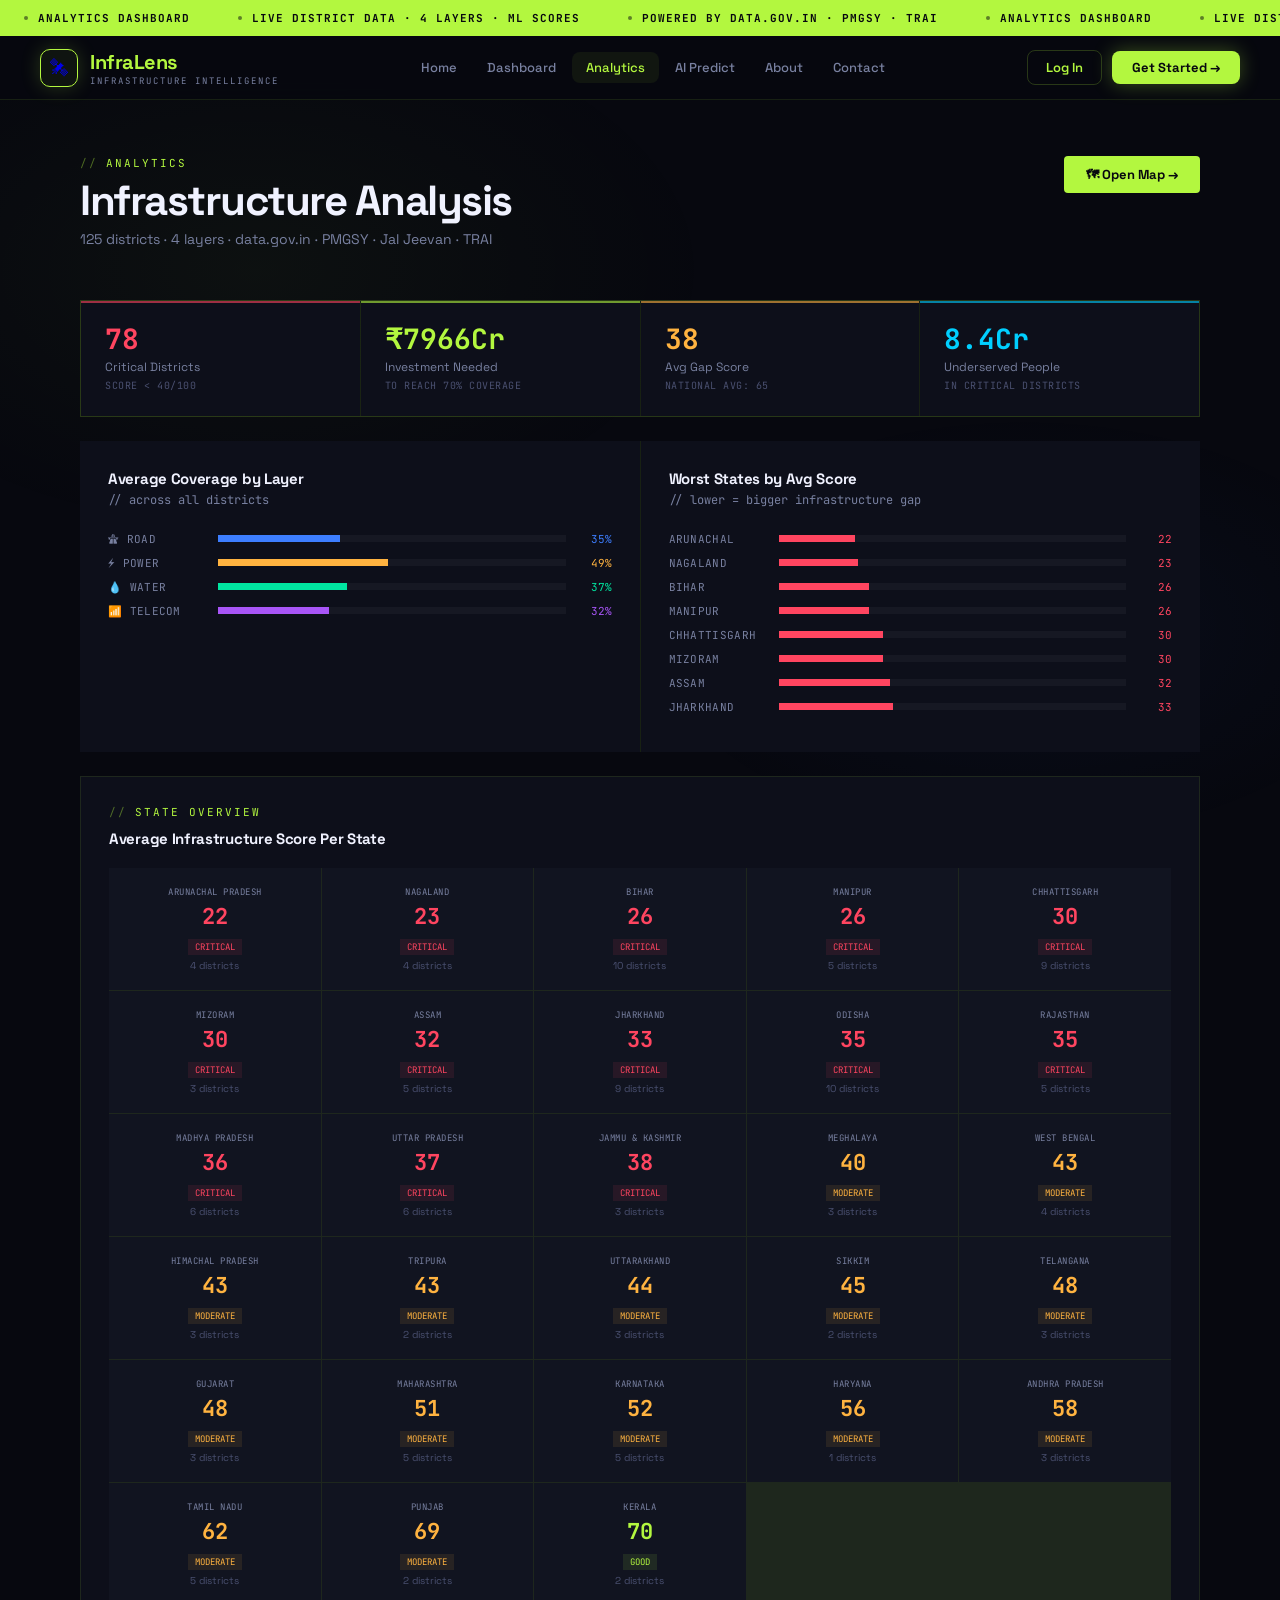
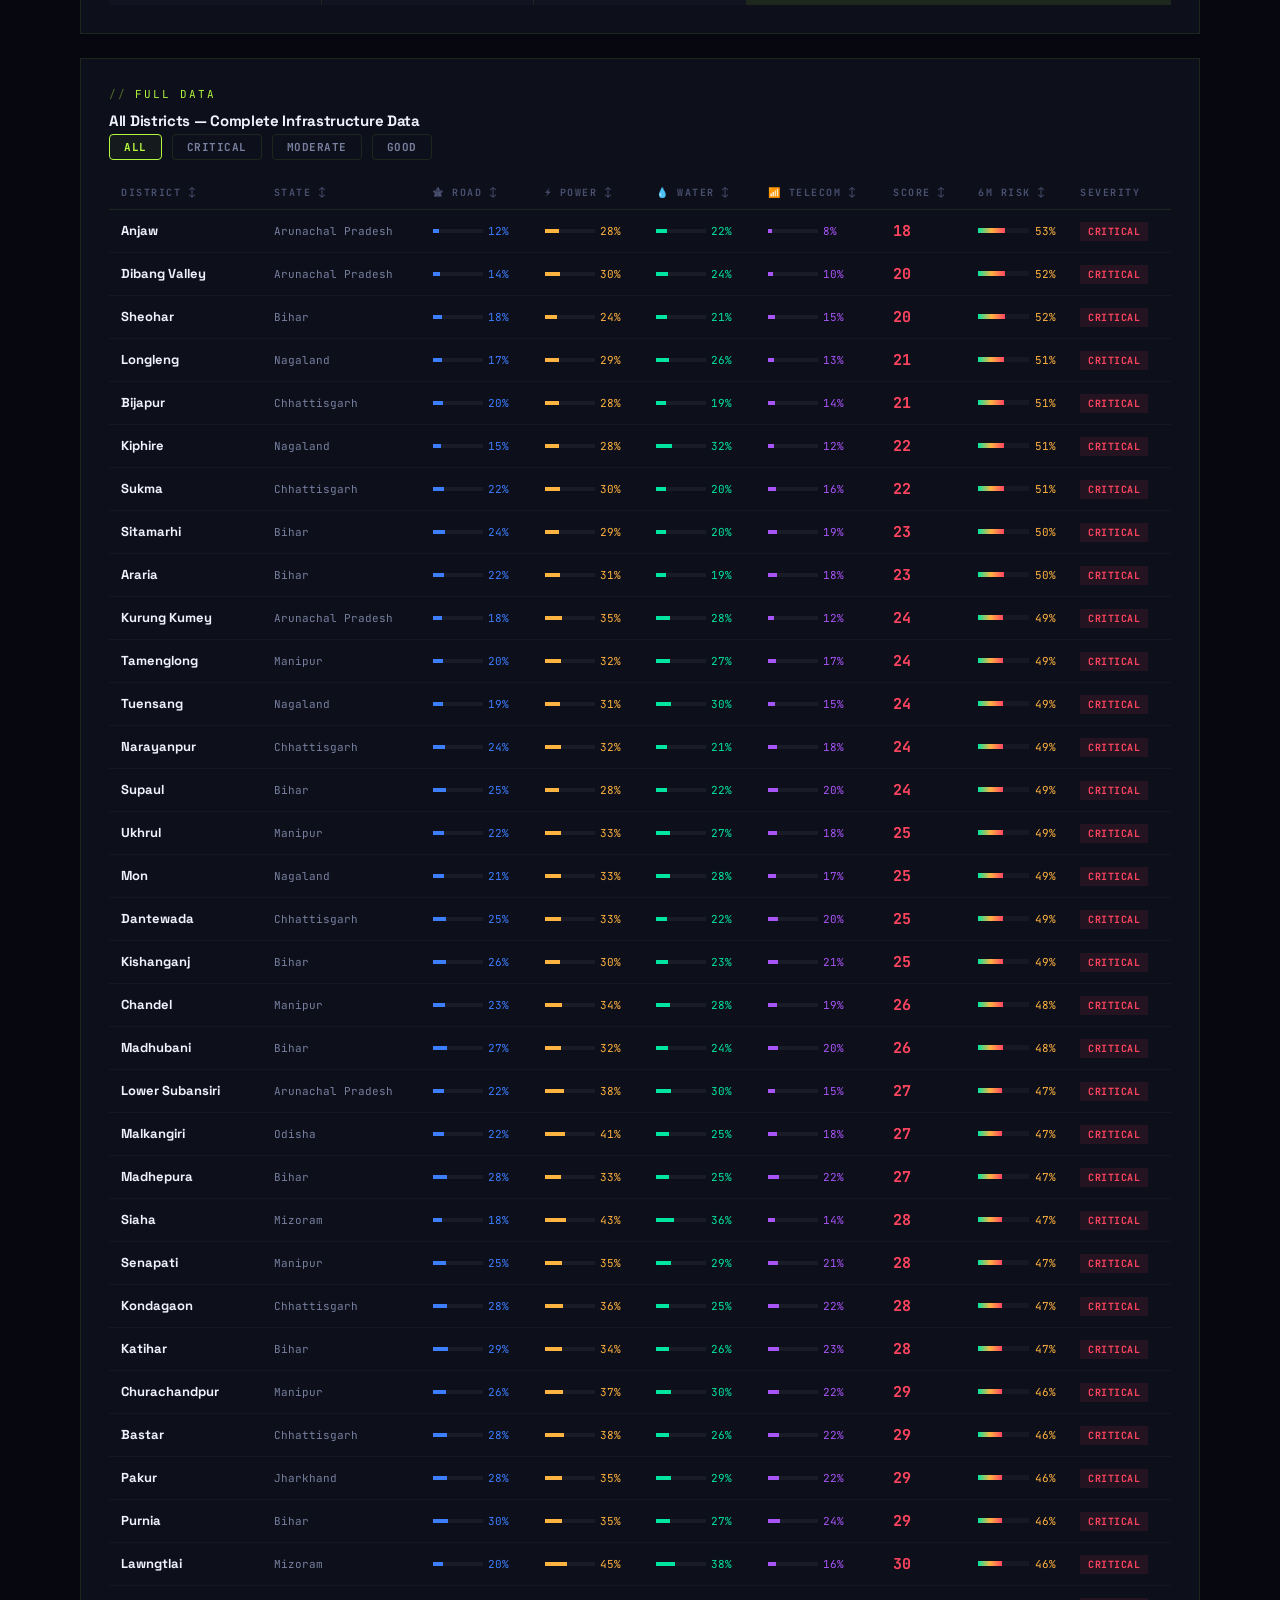
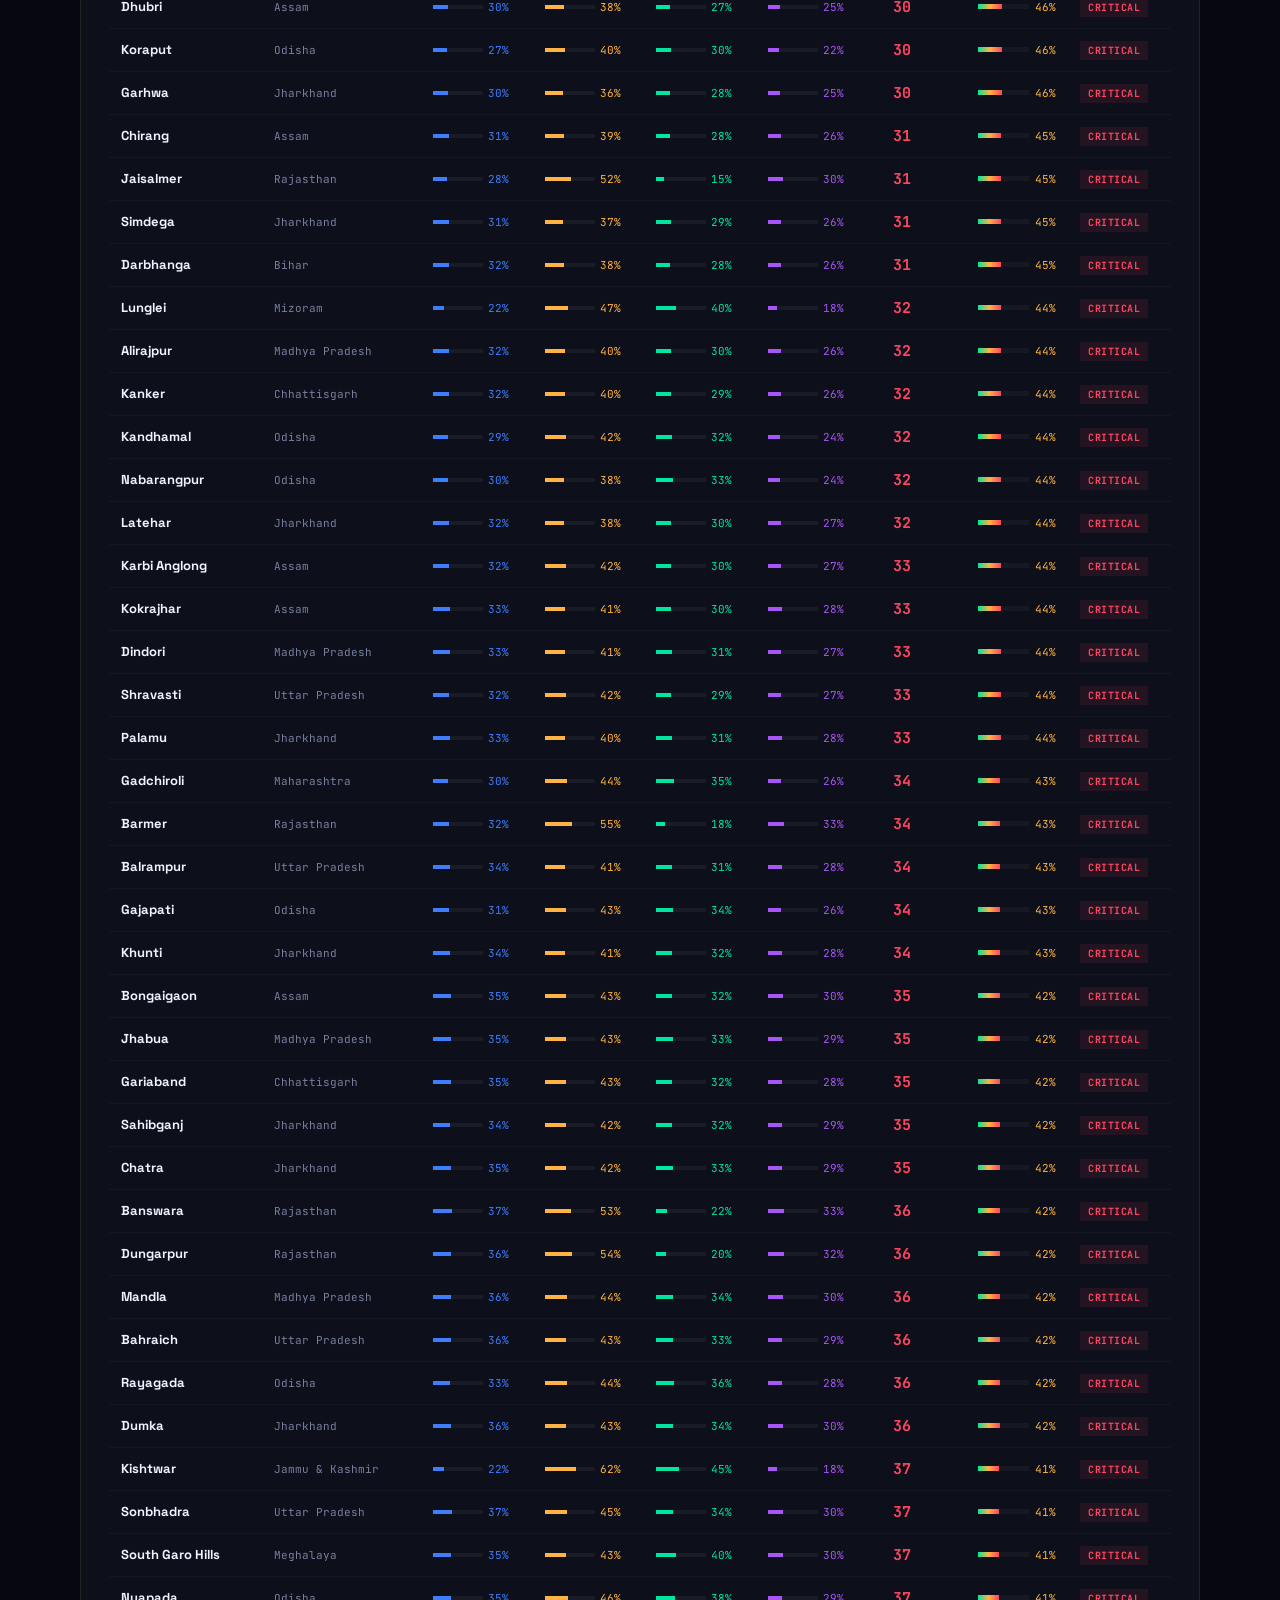
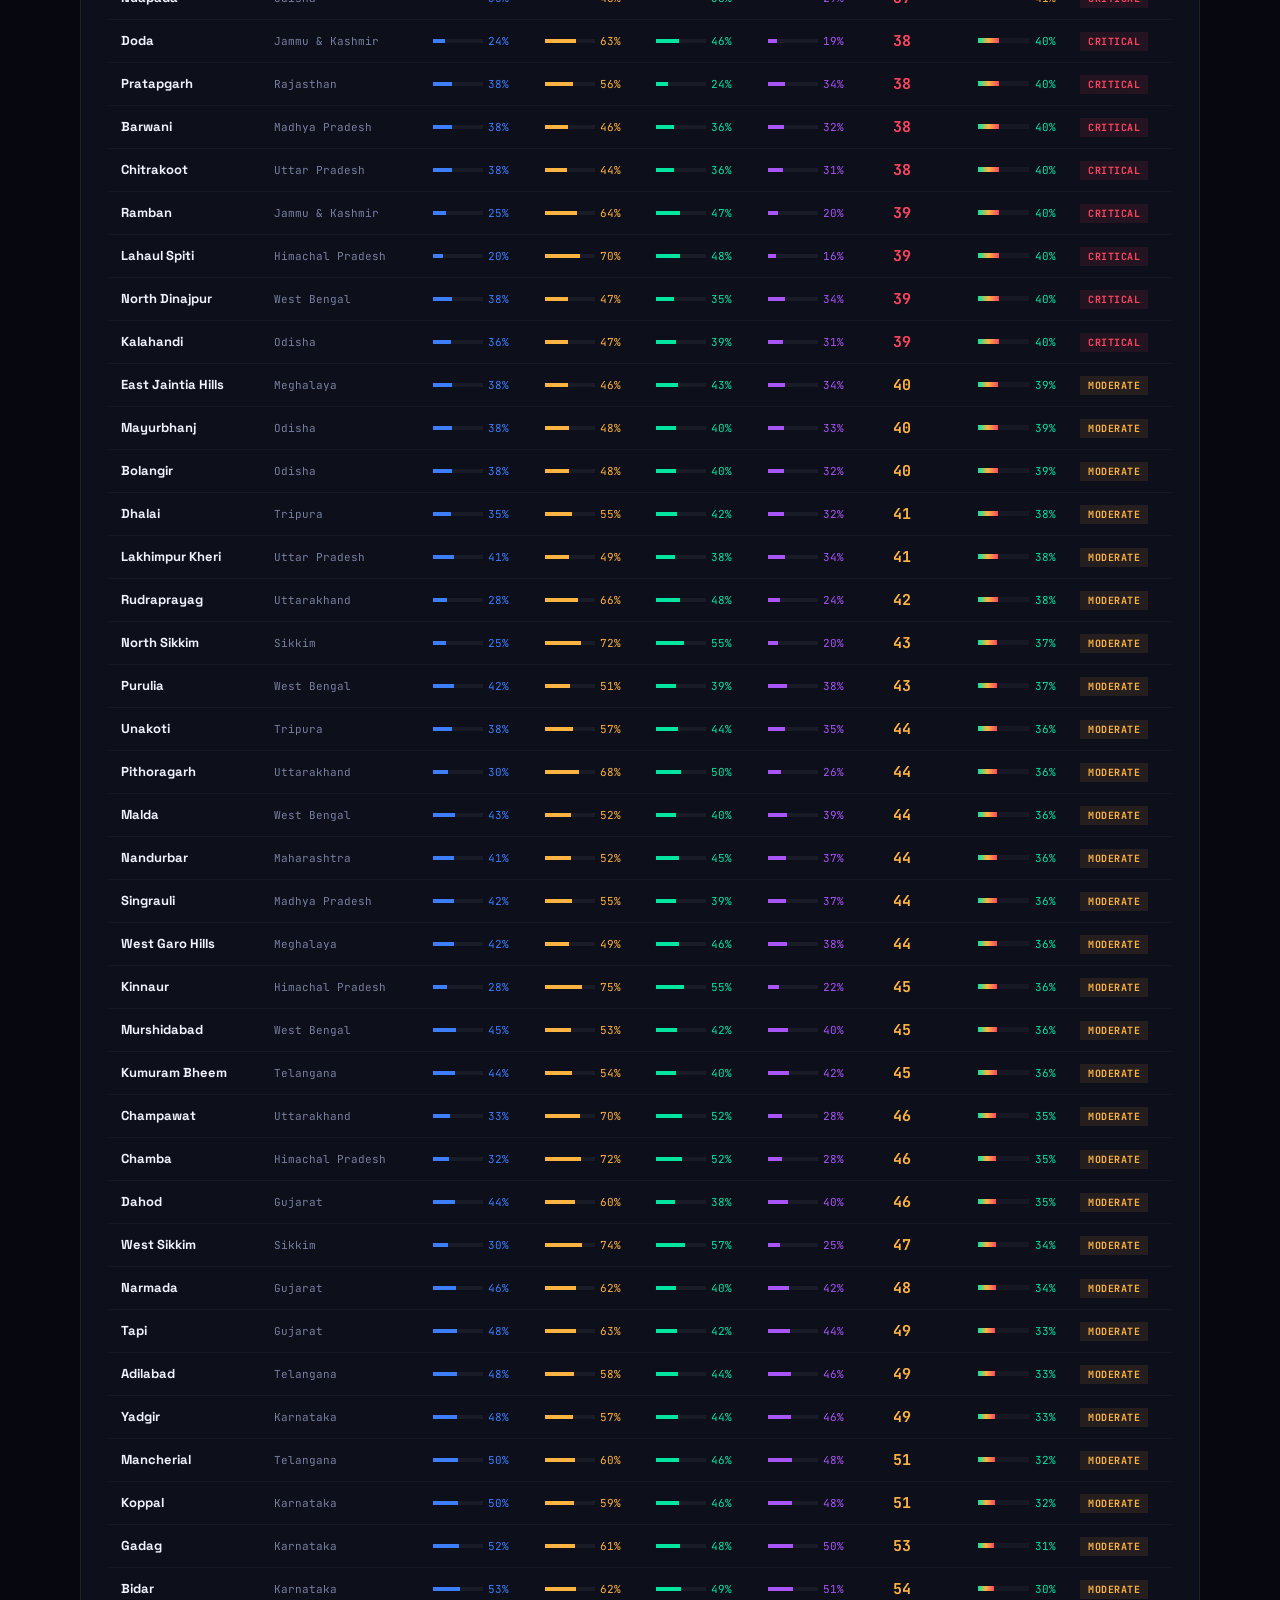
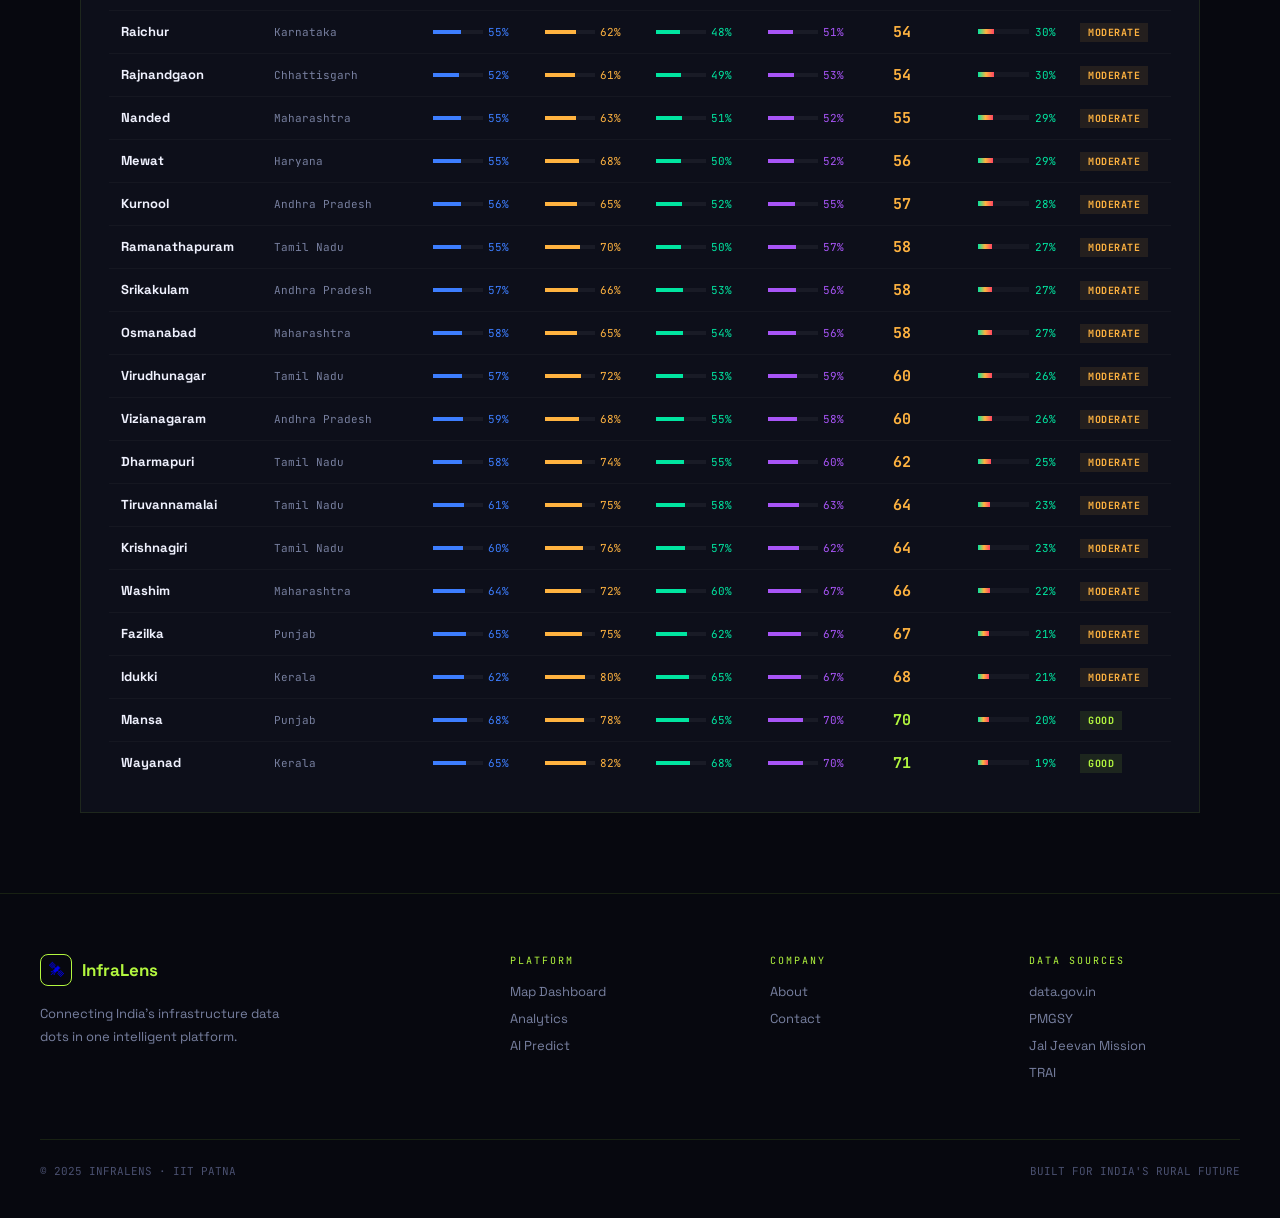
<file: frontend/analytics.html>
<!DOCTYPE html>
<html lang="en">
<head>
<meta charset="UTF-8"/><meta name="viewport" content="width=device-width,initial-scale=1.0"/>
<title>Analytics — InfraLens</title>
<link rel="stylesheet" href="shared.css"/>
<script src="districts_data.js"></script>
<style>
body{overflow:auto;}
.wrap{max-width:1200px;margin:0 auto;padding:120px 40px 80px;position:relative;z-index:1;}
.top-row{display:flex;align-items:flex-start;justify-content:space-between;margin-bottom:48px;}
.page-label{font-family:var(--mono);font-size:11px;letter-spacing:2px;text-transform:uppercase;color:var(--lime);margin-bottom:10px;display:flex;align-items:center;gap:8px;}
.page-label::before{content:'//';opacity:0.4;}
.page-title{font-size:42px;font-weight:800;letter-spacing:-1.5px;margin-bottom:6px;line-height:1.0;}
.page-sub{font-size:14px;color:var(--muted2);}
.btn-map{padding:10px 22px;border-radius:4px;font-size:13px;font-weight:700;color:#07080f;background:var(--lime);text-decoration:none;transition:all 0.2s;display:inline-flex;align-items:center;gap:8px;}
.btn-map:hover{background:var(--lime2);}

.summary{display:grid;grid-template-columns:repeat(4,1fr);gap:1px;background:var(--border);border:1px solid var(--border);margin-bottom:24px;}
.s-card{padding:24px;background:var(--bg2);position:relative;overflow:hidden;transition:background 0.2s;}
.s-card:hover{background:var(--bg3);}
.s-card::after{content:'';position:absolute;top:0;left:0;right:0;height:2px;background:var(--ct,var(--lime));opacity:0.6;}
.s-val{font-family:var(--mono);font-size:28px;font-weight:700;line-height:1;margin-bottom:6px;}
.s-lbl{font-size:12px;color:var(--muted2);margin-bottom:4px;}
.s-note{font-family:var(--mono);font-size:10px;color:var(--muted);letter-spacing:0.5px;}

.charts-row{display:grid;grid-template-columns:1fr 1fr;gap:1px;background:var(--border);margin-bottom:24px;}
.chart-box{padding:28px;background:var(--bg2);}
.chart-title{font-size:15px;font-weight:700;margin-bottom:4px;letter-spacing:-0.3px;}
.chart-sub{font-size:12px;color:var(--muted2);margin-bottom:24px;font-family:var(--mono);}
.bar-row{display:flex;align-items:center;gap:10px;margin-bottom:10px;}
.bar-lbl{font-family:var(--mono);font-size:11px;color:var(--muted2);width:100px;flex-shrink:0;letter-spacing:0.3px;overflow:hidden;text-overflow:ellipsis;white-space:nowrap;}
.bar-track{flex:1;height:7px;background:rgba(255,255,255,0.04);overflow:hidden;}
.bar-fill{height:100%;transition:width 1s ease;}
.bar-val{font-family:var(--mono);font-size:11px;color:var(--muted2);width:36px;text-align:right;}

.state-section{border:1px solid var(--border);background:var(--bg2);padding:28px;margin-bottom:24px;}
.state-grid{display:grid;grid-template-columns:repeat(5,1fr);gap:1px;background:var(--border);margin-top:20px;}
.state-box{padding:18px 14px;background:var(--bg3);text-align:center;transition:background 0.2s;cursor:default;}
.state-box:hover{background:var(--bg);}
.state-name{font-family:var(--mono);font-size:9px;color:var(--muted2);margin-bottom:8px;letter-spacing:0.5px;text-transform:uppercase;overflow:hidden;text-overflow:ellipsis;white-space:nowrap;}
.state-score{font-family:var(--mono);font-size:22px;font-weight:700;margin-bottom:6px;line-height:1;}
.state-badge{font-family:var(--mono);font-size:9px;padding:2px 7px;display:inline-block;}
.state-count{font-size:10px;color:var(--muted);margin-top:4px;}

.table-section{border:1px solid var(--border);background:var(--bg2);padding:28px;}
.table-controls{display:flex;gap:10px;margin-bottom:16px;flex-wrap:wrap;align-items:center;}
.filter-btn{padding:5px 14px;border-radius:4px;font-family:var(--mono);font-size:11px;font-weight:700;border:1px solid var(--border);background:transparent;color:var(--muted2);cursor:pointer;transition:all 0.2s;letter-spacing:0.5px;}
.filter-btn.active,.filter-btn:hover{border-color:var(--lime);color:var(--lime);background:rgba(179,247,63,0.05);}
table{width:100%;border-collapse:collapse;}
th{font-family:var(--mono);font-size:10px;letter-spacing:1.5px;text-transform:uppercase;color:var(--muted);padding:10px 12px;text-align:left;border-bottom:1px solid var(--border);cursor:pointer;user-select:none;}
th:hover{color:var(--lime);}
td{padding:11px 12px;border-bottom:1px solid rgba(255,255,255,0.03);font-size:13px;}
tr:hover td{background:rgba(255,255,255,0.02);}
tr:last-child td{border-bottom:none;}
.badge{font-family:var(--mono);font-size:10px;font-weight:700;padding:3px 8px;letter-spacing:0.5px;}
.mbar{display:flex;align-items:center;gap:5px;}
.mbar-t{width:50px;height:4px;background:rgba(255,255,255,0.05);}
.mbar-f{height:100%;}

/* Risk viz */
.risk-mini{height:5px;background:rgba(255,255,255,0.04);flex:1;}
.risk-mini-fill{height:100%;background:linear-gradient(90deg,#00e5a0,#ffb340,#ff4560);}
</style>
</head>
<body>
<div class="ticker"><div class="ticker-inner">
  <span class="ticker-item"><span class="ticker-dot"></span>ANALYTICS DASHBOARD</span>
  <span class="ticker-item"><span class="ticker-dot"></span>LIVE DISTRICT DATA · 4 LAYERS · ML SCORES</span>
  <span class="ticker-item"><span class="ticker-dot"></span>POWERED BY DATA.GOV.IN · PMGSY · TRAI</span>
  <span class="ticker-item"><span class="ticker-dot"></span>ANALYTICS DASHBOARD</span>
  <span class="ticker-item"><span class="ticker-dot"></span>LIVE DISTRICT DATA · 4 LAYERS · ML SCORES</span>
  <span class="ticker-item"><span class="ticker-dot"></span>POWERED BY DATA.GOV.IN · PMGSY · TRAI</span>
</div></div>
<nav>
  <a href="index.html" class="nav-logo"><div class="nav-logo-icon">🛰</div><div><div class="nav-logo-name">InfraLens</div><div class="nav-logo-tag">Infrastructure Intelligence</div></div></a>
  <div class="nav-links">
    <a href="index.html" class="nav-link">Home</a>
    <a href="dashboard.html" class="nav-link">Dashboard</a>
    <a href="analytics.html" class="nav-link active">Analytics</a>
    <a href="predict.html" class="nav-link">AI Predict</a>
    <a href="about.html" class="nav-link">About</a>
    <a href="contact.html" class="nav-link">Contact</a>
  </div>
  <div class="nav-actions" id="navActions">
    <a href="login.html" class="btn-outline">Log In</a>
    <a href="signup.html" class="btn-fill">Get Started →</a>
  </div>
</nav>

<div class="wrap">
  <div class="top-row">
    <div>
      <div class="page-label">Analytics</div>
      <div class="page-title">Infrastructure Analysis</div>
      <div class="page-sub" id="dataDesc">Loading districts...</div>
    </div>
    <a href="dashboard.html" class="btn-map">🗺 Open Map →</a>
  </div>

  <div class="summary">
    <div class="s-card" style="--ct:var(--red)"><div class="s-val" style="color:var(--red)" id="sCrit">—</div><div class="s-lbl">Critical Districts</div><div class="s-note">SCORE &lt; 40/100</div></div>
    <div class="s-card" style="--ct:var(--lime)"><div class="s-val" style="color:var(--lime)" id="sInvest">—</div><div class="s-lbl">Investment Needed</div><div class="s-note">TO REACH 70% COVERAGE</div></div>
    <div class="s-card" style="--ct:var(--amber)"><div class="s-val" style="color:var(--amber)" id="sAvg">—</div><div class="s-lbl">Avg Gap Score</div><div class="s-note">NATIONAL AVG: 65</div></div>
    <div class="s-card" style="--ct:var(--cyan)"><div class="s-val" style="color:var(--cyan)" id="sPop">—</div><div class="s-lbl">Underserved People</div><div class="s-note">IN CRITICAL DISTRICTS</div></div>
  </div>

  <div class="charts-row">
    <div class="chart-box">
      <div class="chart-title">Average Coverage by Layer</div>
      <div class="chart-sub">// across all districts</div>
      <div id="layerBars"></div>
    </div>
    <div class="chart-box">
      <div class="chart-title">Worst States by Avg Score</div>
      <div class="chart-sub">// lower = bigger infrastructure gap</div>
      <div id="stateBars"></div>
    </div>
  </div>

  <div class="state-section">
    <div class="page-label">State Overview</div>
    <div class="chart-title">Average Infrastructure Score Per State</div>
    <div class="state-grid" id="stateGrid"></div>
  </div>

  <div class="table-section">
    <div class="page-label">Full Data</div>
    <div class="chart-title">All Districts — Complete Infrastructure Data</div>
    <div class="table-controls">
      <button class="filter-btn active" onclick="setFilter('all',this)">ALL</button>
      <button class="filter-btn" onclick="setFilter('critical',this)">CRITICAL</button>
      <button class="filter-btn" onclick="setFilter('moderate',this)">MODERATE</button>
      <button class="filter-btn" onclick="setFilter('good',this)">GOOD</button>
    </div>
    <table>
      <thead><tr>
        <th onclick="sortBy('name')">District ↕</th>
        <th onclick="sortBy('state')">State ↕</th>
        <th onclick="sortBy('road')">🛣 Road ↕</th>
        <th onclick="sortBy('power')">⚡ Power ↕</th>
        <th onclick="sortBy('water')">💧 Water ↕</th>
        <th onclick="sortBy('telecom')">📶 Telecom ↕</th>
        <th onclick="sortBy('score')">Score ↕</th>
        <th onclick="sortBy('risk')">6M Risk ↕</th>
        <th>Severity</th>
      </tr></thead>
      <tbody id="tbody"></tbody>
    </table>
  </div>
</div>

<footer>
  <div class="footer-inner">
    <div><a href="index.html" class="footer-logo"><div class="footer-logo-icon">🛰</div><span class="footer-logo-name">InfraLens</span></a><p class="footer-desc">Connecting India's infrastructure data dots in one intelligent platform.</p></div>
    <div><div class="footer-col-title">Platform</div><a href="dashboard.html" class="footer-link">Map Dashboard</a><a href="analytics.html" class="footer-link">Analytics</a><a href="predict.html" class="footer-link">AI Predict</a></div>
    <div><div class="footer-col-title">Company</div><a href="about.html" class="footer-link">About</a><a href="contact.html" class="footer-link">Contact</a></div>
    <div><div class="footer-col-title">Data Sources</div><a href="#" class="footer-link">data.gov.in</a><a href="#" class="footer-link">PMGSY</a><a href="#" class="footer-link">Jal Jeevan Mission</a><a href="#" class="footer-link">TRAI</a></div>
  </div>
  <div class="footer-bottom"><span class="footer-copy">© 2025 INFRALENS · IIT PATNA</span><span class="footer-copy">BUILT FOR INDIA'S RURAL FUTURE</span></div>
</footer>

<script>
const LC={road:'#3d7eff',power:'#ffb340',water:'#00e5a0',telecom:'#a855f7'};
function sc(s){return s<40?'#ff4560':s<70?'#ffb340':'#b3f73f';}
function sl(s){return s<40?'CRITICAL':s<70?'MODERATE':'GOOD';}
function calcScore(d){return Math.round(d.road*0.30+d.power*0.25+d.water*0.25+d.telecom*0.20);}
function calcRisk(s){return Math.min(95,Math.round((100-s)*0.65));}
function calcInvest(d){return Math.round(['road','power','water','telecom'].reduce((s,k)=>s+Math.max(0,70-d[k])*50,0));}

// Build full dataset
const D = INDIA_DISTRICTS.map(d=>{
  const score=calcScore(d);
  return {...d,score,risk:calcRisk(score),invest:calcInvest(d),severity:sl(score)};
});

// Summary stats
const critical=D.filter(d=>d.score<40);
const totalInvest=Math.round(D.reduce((s,d)=>s+d.invest,0)/100);
const avgScore=Math.round(D.reduce((s,d)=>s+d.score,0)/D.length);
const critPop=critical.reduce((s,d)=>s+(d.pop||500000),0);

document.getElementById('dataDesc').textContent=`${D.length} districts · 4 layers · data.gov.in · PMGSY · Jal Jeevan · TRAI`;
document.getElementById('sCrit').textContent=critical.length;
document.getElementById('sInvest').textContent='₹'+totalInvest+'Cr';
document.getElementById('sAvg').textContent=avgScore;
document.getElementById('sPop').textContent=(critPop/1e7).toFixed(1)+'Cr';

// Layer bars
const lb=document.getElementById('layerBars');
['road','power','water','telecom'].forEach(k=>{
  const avg=Math.round(D.reduce((s,d)=>s+d[k],0)/D.length);
  const labels={road:'🛣 ROAD',power:'⚡ POWER',water:'💧 WATER',telecom:'📶 TELECOM'};
  lb.innerHTML+=`<div class="bar-row">
    <div class="bar-lbl">${labels[k]}</div>
    <div class="bar-track"><div class="bar-fill" style="width:${avg}%;background:${LC[k]}"></div></div>
    <div class="bar-val" style="color:${LC[k]}">${avg}%</div>
  </div>`;
});

// State aggregation
const sm={};
D.forEach(d=>{if(!sm[d.state])sm[d.state]=[];sm[d.state].push(d);});
const sa=Object.entries(sm).map(([state,arr])=>({
  state,
  avg:Math.round(arr.reduce((s,d)=>s+d.score,0)/arr.length),
  count:arr.length,
  critical:arr.filter(d=>d.score<40).length
})).sort((a,b)=>a.avg-b.avg);

// State bars (worst 8)
const sb=document.getElementById('stateBars');
sa.slice(0,8).forEach(s=>{
  const c=sc(s.avg);
  sb.innerHTML+=`<div class="bar-row">
    <div class="bar-lbl">${s.state.split(' ')[0].toUpperCase()}</div>
    <div class="bar-track"><div class="bar-fill" style="width:${s.avg}%;background:${c}"></div></div>
    <div class="bar-val" style="color:${c}">${s.avg}</div>
  </div>`;
});

// State grid
const sg=document.getElementById('stateGrid');
sa.forEach(s=>{
  const c=sc(s.avg);
  sg.innerHTML+=`<div class="state-box">
    <div class="state-name">${s.state}</div>
    <div class="state-score" style="color:${c}">${s.avg}</div>
    <div class="state-badge" style="background:${c}18;color:${c}">${sl(s.avg)}</div>
    <div class="state-count">${s.count} districts</div>
  </div>`;
});

// Table
let currentFilter='all';
let currentSort={key:'score',asc:true};

function setFilter(f,btn){
  currentFilter=f;
  document.querySelectorAll('.filter-btn').forEach(b=>b.classList.remove('active'));
  btn.classList.add('active');
  renderTable();
}
function sortBy(key){
  if(currentSort.key===key)currentSort.asc=!currentSort.asc;
  else{currentSort.key=key;currentSort.asc=true;}
  renderTable();
}
function renderTable(){
  let data=[...D];
  if(currentFilter==='critical')data=data.filter(d=>d.score<40);
  else if(currentFilter==='moderate')data=data.filter(d=>d.score>=40&&d.score<70);
  else if(currentFilter==='good')data=data.filter(d=>d.score>=70);
  data.sort((a,b)=>{
    const av=a[currentSort.key]||'',bv=b[currentSort.key]||'';
    return currentSort.asc?(av>bv?1:-1):(av<bv?1:-1);
  });
  const tb=document.getElementById('tbody');
  tb.innerHTML='';
  data.forEach(d=>{
    const c=sc(d.score);const rc=d.risk>65?'#ff4560':d.risk>40?'#ffb340':'#00e5a0';
    tb.innerHTML+=`<tr onclick="window.location.href='dashboard.html'" style="cursor:pointer">
      <td style="font-weight:700">${d.name}</td>
      <td style="color:var(--muted2);font-family:var(--mono);font-size:11px">${d.state}</td>
      <td><div class="mbar"><div class="mbar-t"><div class="mbar-f" style="width:${d.road}%;background:#3d7eff"></div></div><span style="color:#3d7eff;font-family:var(--mono);font-size:11px">${d.road}%</span></div></td>
      <td><div class="mbar"><div class="mbar-t"><div class="mbar-f" style="width:${d.power}%;background:#ffb340"></div></div><span style="color:#ffb340;font-family:var(--mono);font-size:11px">${d.power}%</span></div></td>
      <td><div class="mbar"><div class="mbar-t"><div class="mbar-f" style="width:${d.water}%;background:#00e5a0"></div></div><span style="color:#00e5a0;font-family:var(--mono);font-size:11px">${d.water}%</span></div></td>
      <td><div class="mbar"><div class="mbar-t"><div class="mbar-f" style="width:${d.telecom}%;background:#a855f7"></div></div><span style="color:#a855f7;font-family:var(--mono);font-size:11px">${d.telecom}%</span></div></td>
      <td style="font-family:var(--mono);font-weight:700;color:${c};font-size:15px">${d.score}</td>
      <td><div style="display:flex;align-items:center;gap:6px"><div class="risk-mini"><div class="risk-mini-fill" style="width:${d.risk}%"></div></div><span style="font-family:var(--mono);font-size:11px;color:${rc}">${d.risk}%</span></div></td>
      <td><span class="badge" style="background:${c}18;color:${c}">${d.severity}</span></td>
    </tr>`;
  });
}
renderTable();

function loadUser(){
  const user=JSON.parse(localStorage.getItem('user')||'null');
  const nav=document.getElementById('navActions');
  if(!nav||!user)return;
  nav.innerHTML=`
    <div onclick="window.location.href='profile.html'" style="display:flex;align-items:center;gap:10px;cursor:pointer;padding:6px 14px;border:1px solid rgba(179,247,63,0.2);border-radius:8px;background:rgba(179,247,63,0.05);">
      ${user.picture?`<img src="${user.picture}" style="width:30px;height:30px;border-radius:50%;object-fit:cover;"/>`:
      `<div style="width:30px;height:30px;border-radius:50%;background:linear-gradient(135deg,#b3f73f,#3d7eff);display:flex;align-items:center;justify-content:center;font-size:13px;font-weight:700;color:#07080f;">${user.avatar}</div>`}
      <span style="font-size:13px;font-weight:600;color:#b3f73f">${user.name}</span>
    </div>
    <button onclick="logout()" style="padding:8px 16px;border-radius:8px;font-size:12px;font-weight:600;color:#ff4560;border:1px solid rgba(255,69,96,0.2);background:rgba(255,69,96,0.05);cursor:pointer;font-family:'Space Grotesk',sans-serif;">Logout</button>`;
}
function logout(){localStorage.removeItem('user');window.location.href='index.html';}
loadUser();
</script>
</body>
</html>
</file>
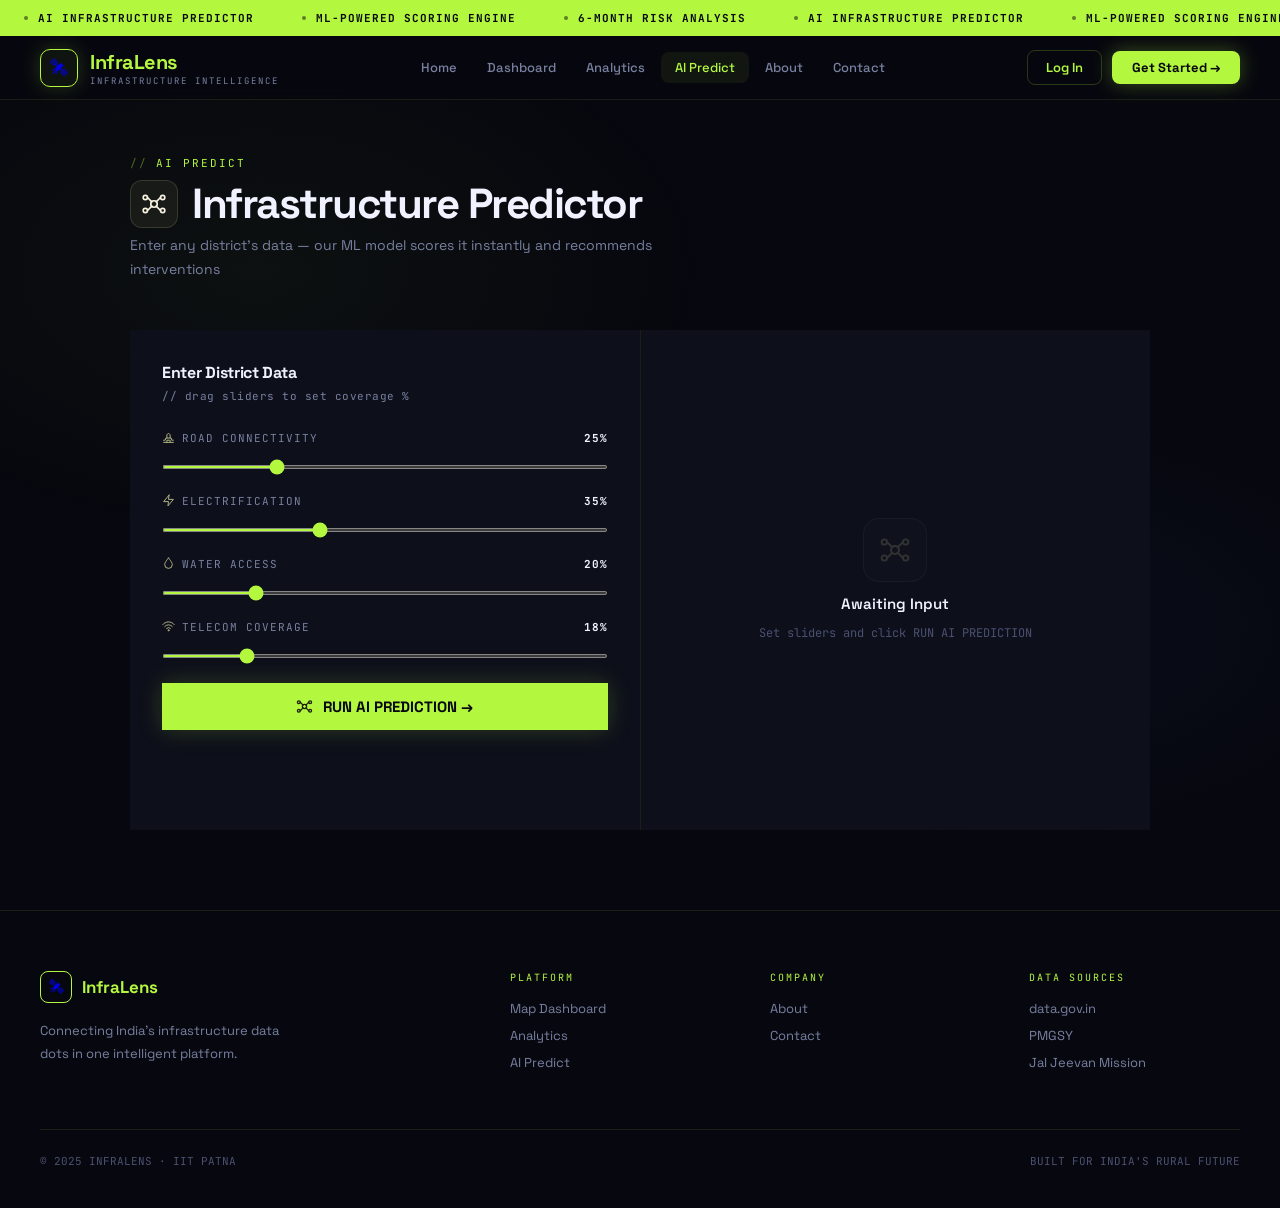
<file: frontend/predict.html>
<!DOCTYPE html>
<html lang="en">
<head>
<meta charset="UTF-8"/><meta name="viewport" content="width=device-width,initial-scale=1.0"/>
<title>AI Predict — InfraLens</title>
<link rel="stylesheet" href="shared.css"/>
<style>
body{overflow:auto;}
.wrap{max-width:1100px;margin:0 auto;padding:120px 40px 80px;position:relative;z-index:1;}
.page-label{font-family:var(--mono);font-size:11px;letter-spacing:2px;text-transform:uppercase;color:var(--lime);margin-bottom:10px;display:flex;align-items:center;gap:8px;}
.page-label::before{content:'//';opacity:0.4;}
.page-title{font-size:42px;font-weight:800;letter-spacing:-1.5px;margin-bottom:6px;}
.page-sub{font-size:14px;color:var(--muted2);margin-bottom:48px;}
.predict-grid{display:grid;grid-template-columns:1fr 1fr;gap:1px;background:var(--border);}
.input-panel{padding:32px;background:var(--bg2);}
.result-panel{padding:32px;background:var(--bg2);min-height:500px;display:flex;flex-direction:column;}
.panel-title{font-size:16px;font-weight:700;margin-bottom:6px;letter-spacing:-0.3px;}
.panel-sub{font-family:var(--mono);font-size:11px;color:var(--muted2);margin-bottom:28px;letter-spacing:0.5px;}
.form-group{margin-bottom:20px;}
.form-label{display:flex;justify-content:space-between;align-items:center;font-family:var(--mono);font-size:11px;letter-spacing:1px;text-transform:uppercase;color:var(--muted2);margin-bottom:8px;}
.form-label-val{color:var(--text);font-weight:700;}
input[type=range]{width:100%;accent-color:var(--lime);height:4px;cursor:pointer;}
.btn-run{width:100%;padding:14px;font-size:15px;font-weight:700;color:#07080f;background:var(--lime);border:none;cursor:pointer;font-family:var(--font);transition:all 0.2s;margin-top:8px;box-shadow:0 0 25px rgba(179,247,63,0.2);}
.btn-run:hover{background:var(--lime2);box-shadow:0 0 40px rgba(179,247,63,0.4);}
.empty-state{flex:1;display:flex;flex-direction:column;align-items:center;justify-content:center;color:var(--muted);text-align:center;gap:12px;}
.empty-icon{font-size:48px;opacity:0.3;}
.empty-title{font-size:15px;font-weight:600;color:var(--text);}
.empty-sub{font-family:var(--mono);font-size:12px;color:var(--muted);}
.result-score{text-align:center;padding:28px;border:1px solid;margin-bottom:20px;}
.result-num{font-family:var(--mono);font-size:60px;font-weight:700;line-height:1;margin-bottom:8px;}
.result-sev{font-size:15px;font-weight:700;margin-bottom:6px;font-family:var(--mono);letter-spacing:1px;}
.result-risk{font-family:var(--mono);font-size:12px;color:var(--muted2);}
.sec-lbl{font-family:var(--mono);font-size:10px;letter-spacing:1.5px;text-transform:uppercase;color:var(--muted);margin-bottom:10px;display:flex;align-items:center;gap:8px;}
.sec-lbl::before{content:'//';opacity:0.3;}
.meter{display:flex;align-items:center;gap:10px;margin-bottom:10px;}
.m-icon{font-size:14px;width:20px;}
.m-lbl{font-size:12px;color:var(--muted2);width:65px;font-family:var(--mono);font-size:11px;}
.m-track{flex:1;height:6px;background:rgba(255,255,255,0.04);}
.m-fill{height:100%;transition:width 0.8s ease;}
.m-val{font-family:var(--mono);font-size:11px;width:36px;text-align:right;}
.rec{display:flex;gap:10px;padding:10px 12px;background:var(--bg3);border:1px solid var(--border);margin-bottom:8px;transition:border 0.2s;}
.rec:hover{border-color:var(--border2);}
.rec-tag{font-family:var(--mono);font-size:10px;font-weight:700;padding:2px 8px;flex-shrink:0;align-self:flex-start;margin-top:2px;}
.rec-title{font-size:12px;font-weight:600;margin-bottom:3px;}
.rec-desc{font-size:11px;color:var(--muted2);}
.rec-cost{font-family:var(--mono);font-size:10px;color:var(--lime);margin-top:3px;}
.risk-track{height:8px;background:rgba(255,255,255,0.04);margin-bottom:6px;}
.risk-fill{height:100%;background:linear-gradient(90deg,var(--green),var(--amber),var(--red));transition:width 1s ease;}
</style>
</head>
<body>
<div class="ticker"><div class="ticker-inner"><span class="ticker-item"><span class="ticker-dot"></span>AI INFRASTRUCTURE PREDICTOR</span><span class="ticker-item"><span class="ticker-dot"></span>ML-POWERED SCORING ENGINE</span><span class="ticker-item"><span class="ticker-dot"></span>6-MONTH RISK ANALYSIS</span><span class="ticker-item"><span class="ticker-dot"></span>AI INFRASTRUCTURE PREDICTOR</span><span class="ticker-item"><span class="ticker-dot"></span>ML-POWERED SCORING ENGINE</span><span class="ticker-item"><span class="ticker-dot"></span>6-MONTH RISK ANALYSIS</span></div></div>
<nav>
  <a href="index.html" class="nav-logo"><div class="nav-logo-icon">🛰</div><div><div class="nav-logo-name">InfraLens</div><div class="nav-logo-tag">Infrastructure Intelligence</div></div></a>
  <div class="nav-links"><a href="index.html" class="nav-link">Home</a><a href="dashboard.html" class="nav-link">Dashboard</a><a href="analytics.html" class="nav-link">Analytics</a><a href="predict.html" class="nav-link active">AI Predict</a><a href="about.html" class="nav-link">About</a><a href="contact.html" class="nav-link">Contact</a></div>
  <div class="nav-actions"><a href="login.html" class="btn-outline">Log In</a><a href="signup.html" class="btn-fill">Get Started →</a></div>
</nav>

<div class="wrap">
  <div class="page-label">AI Predict</div>
  <div class="page-title" style="display:flex;align-items:center;gap:14px;">
  <div style="width:48px;height:48px;display:flex;align-items:center;justify-content:center;background:rgba(174,183,132,0.08);border:1px solid rgba(174,183,132,0.2);border-radius:12px;flex-shrink:0;">
    <svg width="26" height="26" viewBox="0 0 24 24" fill="none" stroke="#f9f4e1" stroke-width="1.5" stroke-linecap="round" stroke-linejoin="round">
      <circle cx="12" cy="12" r="3"/>
      <circle cx="4" cy="6" r="2"/><circle cx="20" cy="6" r="2"/>
      <circle cx="4" cy="18" r="2"/><circle cx="20" cy="18" r="2"/>
      <line x1="6" y1="6" x2="10" y2="10"/>
      <line x1="18" y1="6" x2="14" y2="10"/>
      <line x1="6" y1="18" x2="10" y2="14"/>
      <line x1="18" y1="18" x2="14" y2="14"/>
    </svg>
  </div>
  Infrastructure Predictor
</div>
  <div class="page-sub">Enter any district's data — our ML model scores it instantly and recommends interventions</div>

  <div class="predict-grid">
    <div class="input-panel">
  <div class="panel-title">Enter District Data</div>
  <div class="panel-sub">// drag sliders to set coverage %</div>

  <div class="form-group">
    <div class="form-label">
      <span style="display:flex;align-items:center;gap:7px;">
        <svg width="13" height="13" viewBox="0 0 24 24" fill="none" stroke="#aeb784" stroke-width="1.8" stroke-linecap="round" stroke-linejoin="round">
          <path d="M3 17h3l1-4h10l1 4h3"/>
          <path d="M9 13V7l3-3 3 3v6"/>
          <line x1="3" y1="21" x2="21" y2="21"/>
          <path d="M9 21v-4h6v4"/>
        </svg>
        ROAD CONNECTIVITY
      </span>
      <span class="form-label-val" id="roadVal">25%</span>
    </div>
    <input type="range" min="0" max="100" value="25" id="road" oninput="upd('road',this.value)"/>
  </div>

  <div class="form-group">
    <div class="form-label">
      <span style="display:flex;align-items:center;gap:7px;">
        <svg width="13" height="13" viewBox="0 0 24 24" fill="none" stroke="#aeb784" stroke-width="1.8" stroke-linecap="round" stroke-linejoin="round">
          <path d="M13 2L3 14h9l-1 8 10-12h-9l1-8z"/>
        </svg>
        ELECTRIFICATION
      </span>
      <span class="form-label-val" id="powerVal">35%</span>
    </div>
    <input type="range" min="0" max="100" value="35" id="power" oninput="upd('power',this.value)"/>
  </div>

  <div class="form-group">
    <div class="form-label">
      <span style="display:flex;align-items:center;gap:7px;">
        <svg width="13" height="13" viewBox="0 0 24 24" fill="none" stroke="#aeb784" stroke-width="1.8" stroke-linecap="round" stroke-linejoin="round">
          <path d="M12 2c0 0-7 7.5-7 12a7 7 0 0 0 14 0c0-4.5-7-12-7-12z"/>
        </svg>
        WATER ACCESS
      </span>
      <span class="form-label-val" id="waterVal">20%</span>
    </div>
    <input type="range" min="0" max="100" value="20" id="water" oninput="upd('water',this.value)"/>
  </div>

  <div class="form-group">
    <div class="form-label">
      <span style="display:flex;align-items:center;gap:7px;">
        <svg width="13" height="13" viewBox="0 0 24 24" fill="none" stroke="#aeb784" stroke-width="1.8" stroke-linecap="round" stroke-linejoin="round">
          <path d="M1.5 8.5a13 13 0 0 1 21 0"/>
          <path d="M5 12a9 9 0 0 1 14 0"/>
          <path d="M8.5 15.5a5 5 0 0 1 7 0"/>
          <circle cx="12" cy="19" r="1" fill="#aeb784"/>
        </svg>
        TELECOM COVERAGE
      </span>
      <span class="form-label-val" id="telecomVal">18%</span>
    </div>
    <input type="range" min="0" max="100" value="18" id="telecom" oninput="upd('telecom',this.value)"/>
  </div>

  <button class="btn-run" onclick="runPredict()" style="display:flex;align-items:center;justify-content:center;gap:10px;">
    <svg width="17" height="17" viewBox="0 0 24 24" fill="none" stroke="#1e200a" stroke-width="1.8" stroke-linecap="round" stroke-linejoin="round">
      <circle cx="12" cy="12" r="3"/>
      <circle cx="4" cy="6" r="2"/>
      <circle cx="20" cy="6" r="2"/>
      <circle cx="4" cy="18" r="2"/>
      <circle cx="20" cy="18" r="2"/>
      <line x1="6" y1="6" x2="10" y2="10"/>
      <line x1="18" y1="6" x2="14" y2="10"/>
      <line x1="6" y1="18" x2="10" y2="14"/>
      <line x1="18" y1="18" x2="14" y2="14"/>
    </svg>
    RUN AI PREDICTION →
  </button>
</div>

    <div class="result-panel" id="resultPanel">
      <div class="empty-state" id="emptyState">
        <div class="empty-icon">
  <div style="width:64px;height:64px;display:flex;align-items:center;justify-content:center;background:rgba(255,255,255,0.04);border:1px solid rgba(255,255,255,0.12);border-radius:16px;">
    <svg width="32" height="32" viewBox="0 0 24 24" fill="none" stroke="#aeb784" stroke-width="1.4" stroke-linecap="round" stroke-linejoin="round" opacity="0.7">
      <circle cx="12" cy="12" r="3"/>
      <circle cx="4" cy="6" r="2"/><circle cx="20" cy="6" r="2"/>
      <circle cx="4" cy="18" r="2"/><circle cx="20" cy="18" r="2"/>
      <line x1="6" y1="6" x2="10" y2="10"/>
      <line x1="18" y1="6" x2="14" y2="10"/>
      <line x1="6" y1="18" x2="10" y2="14"/>
      <line x1="18" y1="18" x2="14" y2="14"/>
    </svg>
  </div>
</div>
        <div class="empty-title">Awaiting Input</div>
        <div class="empty-sub">Set sliders and click RUN AI PREDICTION</div>
      </div>
      <div id="predResult" style="display:none;flex:1;display:none;flex-direction:column;gap:16px;"></div>
    </div>
  </div>
</div>

<footer>
  <div class="footer-inner">
    <div><a href="index.html" class="footer-logo"><div class="footer-logo-icon">🛰</div><span class="footer-logo-name">InfraLens</span></a><p class="footer-desc">Connecting India's infrastructure data dots in one intelligent platform.</p></div>
    <div><div class="footer-col-title">Platform</div><a href="dashboard.html" class="footer-link">Map Dashboard</a><a href="analytics.html" class="footer-link">Analytics</a><a href="predict.html" class="footer-link">AI Predict</a></div>
    <div><div class="footer-col-title">Company</div><a href="about.html" class="footer-link">About</a><a href="contact.html" class="footer-link">Contact</a></div>
    <div><div class="footer-col-title">Data Sources</div><a href="#" class="footer-link">data.gov.in</a><a href="#" class="footer-link">PMGSY</a><a href="#" class="footer-link">Jal Jeevan Mission</a></div>
  </div>
  <div class="footer-bottom"><span class="footer-copy">© 2025 INFRALENS · IIT PATNA</span><span class="footer-copy">BUILT FOR INDIA'S RURAL FUTURE</span></div>
</footer>

<script>
const LC={road:'#3d7eff',power:'#ffb340',water:'#00e5a0',telecom:'#a855f7'};
const LI={
  road:`<svg width="13" height="13" viewBox="0 0 24 24" fill="none" stroke="currentColor" stroke-width="1.8" stroke-linecap="round" stroke-linejoin="round"><path d="M3 17h3l1-4h10l1 4h3"/><path d="M9 13V7l3-3 3 3v6"/><line x1="3" y1="21" x2="21" y2="21"/><path d="M9 21v-4h6v4"/></svg>`,
  power:`<svg width="13" height="13" viewBox="0 0 24 24" fill="none" stroke="currentColor" stroke-width="1.8" stroke-linecap="round" stroke-linejoin="round"><path d="M13 2L3 14h9l-1 8 10-12h-9l1-8z"/></svg>`,
  water:`<svg width="13" height="13" viewBox="0 0 24 24" fill="none" stroke="currentColor" stroke-width="1.8" stroke-linecap="round" stroke-linejoin="round"><path d="M12 2c0 0-7 7.5-7 12a7 7 0 0 0 14 0c0-4.5-7-12-7-12z"/></svg>`,
  telecom:`<svg width="13" height="13" viewBox="0 0 24 24" fill="none" stroke="currentColor" stroke-width="1.8" stroke-linecap="round" stroke-linejoin="round"><path d="M1.5 8.5a13 13 0 0 1 21 0"/><path d="M5 12a9 9 0 0 1 14 0"/><path d="M8.5 15.5a5 5 0 0 1 7 0"/><circle cx="12" cy="19" r="1" fill="currentColor"/></svg>`
};
const SC={road:'PMGSY Phase III',power:'PM-KUSUM Solar',water:'Jal Jeevan Mission',telecom:'BharatNet OFC'};
const CO={road:'₹8–15 Cr/km',power:'₹3–6 Cr/village',water:'₹1.5–4 Cr/village',telecom:'₹0.8–2 Cr/tower'};

function upd(k,v){document.getElementById(k+'Val').textContent=v+'%';}
function sc(s){return s<40?'#ff4560':s<70?'#ffb340':'#b3f73f';}
function sl(s){return s<40?'CRITICAL GAP':s<70?'MODERATE GAP':'GOOD COVERAGE';}

function runPredict(){
  const road=+document.getElementById('road').value;
  const power=+document.getElementById('power').value;
  const water=+document.getElementById('water').value;
  const telecom=+document.getElementById('telecom').value;
  const score=Math.round(road*0.30+power*0.25+water*0.25+telecom*0.20);
  const risk=Math.min(95,Math.round((100-score)*0.65));
  const c=sc(score);const s=sl(score);
  const layers=[{k:'road',v:road},{k:'power',v:power},{k:'water',v:water},{k:'telecom',v:telecom}];
  const sorted=[...layers].sort((a,b)=>a.v-b.v);
  const meters=layers.map(l=>`<div class="meter"><div class="m-icon">${LI[l.k]}</div><div class="m-lbl">${l.k.toUpperCase()}</div><div class="m-track"><div class="m-fill" style="width:${l.v}%;background:${LC[l.k]}"></div></div><div class="m-val" style="color:${LC[l.k]}">${l.v}%</div></div>`).join('');
  const recs=sorted.slice(0,3).map((l,i)=>{
    const pb=['rgba(255,69,96,0.15)','rgba(255,179,64,0.15)','rgba(61,126,255,0.15)'][i];
    const pt=['#ff4560','#ffb340','#3d7eff'][i];
    return `<div class="rec"><span class="rec-tag" style="background:${pb};color:${pt}">P${i+1}</span><div><div class="rec-title">${LI[l.k]} ${l.k.charAt(0).toUpperCase()+l.k.slice(1)} — ${l.v}% covered</div><div class="rec-desc">${SC[l.k]}</div><div class="rec-cost">${CO[l.k]}</div></div></div>`;
  }).join('');
  const invest=Math.round(sorted.reduce((s,l)=>s+Math.max(0,70-l.v)*50,0));

  document.getElementById('emptyState').style.display='none';
const pr = document.getElementById('predResult');
pr.style.display = 'flex';

// Store current prediction data for map
window.currentPrediction = { road, power, water, telecom, score, risk, c, s };

pr.innerHTML = `
  <div class="result-score" style="border-color:${c}33;background:${c}08">
    <div class="result-num" style="color:${c}">${score}</div>
    <div class="result-sev" style="color:${c}">${s}</div>
    <div class="result-risk">6-MONTH RISK: <b style="color:${risk>65?'#ff4560':risk>40?'#ffb340':'#b3f73f'}">${risk}%</b></div>
  </div>

  <div class="sec-lbl">Coverage Breakdown</div>
  ${meters}

  <div class="sec-lbl">6-Month Deterioration Risk</div>
  <div style="display:flex;justify-content:space-between;font-family:var(--mono);font-size:11px;color:var(--muted2);margin-bottom:6px">
    <span>RISK LEVEL</span>
    <span style="color:${risk>65?'#ff4560':risk>40?'#ffb340':'#b3f73f'};font-weight:700">${risk}%</span>
  </div>
  <div class="risk-track"><div class="risk-fill" style="width:${risk}%"></div></div>

  <div class="sec-lbl">Top Interventions</div>
  ${recs}

  <div style="text-align:center;padding:16px;border:1px solid rgba(179,247,63,0.2);background:rgba(179,247,63,0.04);margin-bottom:16px">
    <div style="font-family:var(--mono);font-size:24px;font-weight:700;color:var(--lime);margin-bottom:4px">₹${invest} Cr</div>
    <div style="font-size:12px;color:var(--muted2)">Estimated to reach 70% coverage</div>
  </div>

  <!-- ADD TO MAP SECTION -->
  <div style="border:1px solid rgba(179,247,63,0.3);padding:16px;background:rgba(179,247,63,0.04)">
    <div style="font-family:var(--mono);font-size:11px;color:var(--lime);margin-bottom:12px;letter-spacing:1px">// ADD TO MAP</div>
    <div style="margin-bottom:10px">
      <input id="districtName" placeholder="District Name (e.g. Sitamarhi)"
        style="width:100%;background:rgba(255,255,255,0.03);border:1px solid rgba(179,247,63,0.2);
        padding:10px 12px;font-size:13px;font-family:'Space Grotesk',sans-serif;
        color:#f0f2ff;outline:none;border-radius:4px;margin-bottom:8px;"/>
    </div>
    <div style="margin-bottom:10px">
      <input id="stateName" placeholder="State Name (e.g. Bihar)"
        style="width:100%;background:rgba(255,255,255,0.03);border:1px solid rgba(179,247,63,0.2);
        padding:10px 12px;font-size:13px;font-family:'Space Grotesk',sans-serif;
        color:#f0f2ff;outline:none;border-radius:4px;"/>
    </div>
    <button onclick="addToMap()" style="
      width:100%;padding:12px;font-size:14px;font-weight:700;
      color:#07080f;background:#b3f73f;border:none;cursor:pointer;
      font-family:'Space Grotesk',sans-serif;border-radius:4px;
      transition:all 0.2s;box-shadow:0 0 20px rgba(179,247,63,0.3);">
      🗺 ADD TO MAP →
    </button>
    <div id="addSuccess" style="display:none;margin-top:10px;padding:10px;
      background:rgba(179,247,63,0.08);border:1px solid rgba(179,247,63,0.2);
      font-family:var(--mono);font-size:11px;color:var(--lime);text-align:center;">
      ✅ ADDED TO MAP — GO TO DASHBOARD TO SEE IT!
    </div>
  </div>
`};
// Show user in navbar
function loadUser() {
  const user = JSON.parse(localStorage.getItem('user') || 'null');
  const navActions = document.querySelector('.nav-actions');
  if (!navActions) return;

  if (user) {
    navActions.innerHTML = `
      <div onclick="window.location.href='profile.html'" style="
        display:flex;align-items:center;gap:10px;
        cursor:pointer;padding:6px 14px;
        border:1px solid rgba(179,247,63,0.2);
        border-radius:8px;
        background:rgba(179,247,63,0.05);
        transition:all 0.2s;
      ">
        <div style="
          width:30px;height:30px;border-radius:50%;
          background:linear-gradient(135deg,#b3f73f,#3d7eff);
          display:flex;align-items:center;justify-content:center;
          font-size:13px;font-weight:700;color:#07080f;
        ">${user.avatar}</div>
        <span style="font-size:13px;font-weight:600;color:#b3f73f">${user.name}</span>
      </div>
      <button onclick="logout()" style="
        padding:8px 16px;border-radius:8px;font-size:12px;
        font-weight:600;color:#ff4560;
        border:1px solid rgba(255,69,96,0.2);
        background:rgba(255,69,96,0.05);
        cursor:pointer;font-family:'Space Grotesk',sans-serif;
      ">Logout</button>
    `;
  }
}

function logout() {
  localStorage.removeItem('user');
  window.location.href = 'index.html';
}

loadUser();
function addToMap() {
  const name  = document.getElementById('districtName').value.trim();
  const state = document.getElementById('stateName').value.trim();

  if (!name) { alert('Enter district name!'); return; }
  if (!state) { alert('Enter state name!'); return; }

  const road    = parseInt(document.getElementById('road').value);
  const power   = parseInt(document.getElementById('power').value);
  const water   = parseInt(document.getElementById('water').value);
  const telecom = parseInt(document.getElementById('telecom').value);
  const score   = Math.round(road*0.30 + power*0.25 + water*0.25 + telecom*0.20);

  const existing = JSON.parse(localStorage.getItem('customDistricts') || '[]');

  const newDistrict = {
    id:       9000 + Date.now(),
    name:     name,
    state:    state,
    lat:      20.5 + (Math.random() * 8),
    lng:      78.0 + (Math.random() * 12),
    road:     road,
    power:    power,
    water:    water,
    telecom:  telecom,
    score:    score,
    severity: score<40?'critical':score<70?'moderate':'good',
    pop:      500000,
    custom:   true
  };

  existing.push(newDistrict);
  localStorage.setItem('customDistricts', JSON.stringify(existing));

  // Confirm saved
  console.log('✅ Saved:', newDistrict);
  console.log('✅ All custom:', JSON.parse(localStorage.getItem('customDistricts')));

  document.getElementById('addSuccess').style.display = 'block';
  document.getElementById('districtName').value = '';
  document.getElementById('stateName').value = '';
}
</script>
<script>
function loadUser() {
  const user = JSON.parse(localStorage.getItem('user') || 'null');
  const navActions = document.querySelector('.nav-actions');
  if (!navActions || !user) return;
  navActions.innerHTML = `
    <div onclick="window.location.href='profile.html'" style="
      display:flex;align-items:center;gap:10px;cursor:pointer;
      padding:6px 14px;border:1px solid rgba(179,247,63,0.2);
      border-radius:8px;background:rgba(179,247,63,0.05);">
      ${user.picture ?
        `<img src="${user.picture}" style="width:30px;height:30px;border-radius:50%;object-fit:cover;"/>` :
        `<div style="width:30px;height:30px;border-radius:50%;background:linear-gradient(135deg,#b3f73f,#3d7eff);display:flex;align-items:center;justify-content:center;font-size:13px;font-weight:700;color:#07080f;">${user.avatar}</div>`
      }
      <span style="font-size:13px;font-weight:600;color:#b3f73f">${user.name}</span>
    </div>
    <button onclick="logout()" style="
      padding:8px 16px;border-radius:8px;font-size:12px;
      font-weight:600;color:#ff4560;
      border:1px solid rgba(255,69,96,0.2);
      background:rgba(255,69,96,0.05);
      cursor:pointer;font-family:'Space Grotesk',sans-serif;">
      Logout
    </button>
  `;
}

function logout() {
  localStorage.removeItem('user');
  window.location.href = 'index.html';
}

loadUser();
</script>
</body>
</html>
</file>
<file: frontend/shared.css>
@import url('https://fonts.googleapis.com/css2?family=Space+Grotesk:wght@400;500;600;700;800&family=JetBrains+Mono:wght@400;500;700&display=swap');
:root{--bg:#07080f;--bg2:#0d0f1a;--bg3:#111420;--lime:#b3f73f;--lime2:#90cc30;--blue:#3d7eff;--cyan:#00cfff;--red:#ff4560;--amber:#ffb340;--green:#00e5a0;--purple:#a855f7;--text:#f0f2ff;--muted:#4a5070;--muted2:#7880a0;--border:rgba(179,247,63,0.1);--border2:rgba(179,247,63,0.2);--font:'Space Grotesk',sans-serif;--mono:'JetBrains Mono',monospace;}
*{margin:0;padding:0;box-sizing:border-box;}html{scroll-behavior:smooth;}body{font-family:var(--font);background:var(--bg);color:var(--text);overflow-x:hidden;}
body::before{content:'';position:fixed;inset:0;pointer-events:none;z-index:0;background:radial-gradient(ellipse 60% 50% at 20% 30%,rgba(179,247,63,0.04) 0%,transparent 60%),radial-gradient(ellipse 50% 40% at 80% 70%,rgba(61,126,255,0.05) 0%,transparent 60%);}
.ticker{background:var(--lime);height:36px;display:flex;align-items:center;overflow:hidden;position:relative;z-index:1001;}
.ticker-inner{display:flex;white-space:nowrap;animation:ticker 20s linear infinite;}
.ticker-item{display:flex;align-items:center;gap:10px;padding:0 24px;font-family:var(--mono);font-size:11px;font-weight:700;color:#07080f;letter-spacing:1px;text-transform:uppercase;}
.ticker-dot{width:4px;height:4px;border-radius:50%;background:#07080f;opacity:0.5;}
@keyframes ticker{0%{transform:translateX(0)}100%{transform:translateX(-50%)}}
nav{position:fixed;top:36px;left:0;right:0;z-index:1000;height:64px;display:flex;align-items:center;justify-content:space-between;padding:0 40px;background:rgba(7,8,15,0.9);backdrop-filter:blur(20px);border-bottom:1px solid var(--border);}
.nav-logo{display:flex;align-items:center;gap:12px;text-decoration:none;}
.nav-logo-icon{width:38px;height:38px;border:1.5px solid var(--lime);border-radius:10px;display:flex;align-items:center;justify-content:center;font-size:18px;background:rgba(179,247,63,0.05);box-shadow:0 0 20px rgba(179,247,63,0.2);animation:logopulse 3s ease infinite;}
@keyframes logopulse{0%,100%{box-shadow:0 0 15px rgba(179,247,63,0.2);}50%{box-shadow:0 0 35px rgba(179,247,63,0.5);}}
.nav-logo-name{font-size:20px;font-weight:800;color:var(--lime);letter-spacing:-0.5px;}
.nav-logo-tag{font-family:var(--mono);font-size:9px;color:var(--muted2);letter-spacing:2px;text-transform:uppercase;}
.nav-links{display:flex;align-items:center;gap:2px;}
.nav-link{padding:7px 14px;border-radius:8px;font-size:13px;font-weight:500;color:var(--muted2);text-decoration:none;transition:all 0.2s;}
.nav-link:hover,.nav-link.active{color:var(--lime);background:rgba(179,247,63,0.06);}
.nav-actions{display:flex;gap:10px;align-items:center;}
.btn-outline{padding:8px 18px;border-radius:8px;font-size:13px;font-weight:600;color:var(--lime);border:1px solid var(--border2);background:none;cursor:pointer;font-family:var(--font);text-decoration:none;transition:all 0.2s;}
.btn-outline:hover{background:rgba(179,247,63,0.08);}
.btn-fill{padding:8px 20px;border-radius:8px;font-size:13px;font-weight:700;color:#07080f;background:var(--lime);border:none;cursor:pointer;font-family:var(--font);text-decoration:none;transition:all 0.2s;box-shadow:0 0 20px rgba(179,247,63,0.3);}
.btn-fill:hover{background:var(--lime2);box-shadow:0 0 35px rgba(179,247,63,0.5);}
.page-wrap{padding:120px 40px 80px;max-width:1200px;margin:0 auto;position:relative;z-index:1;}
.page-label{font-family:var(--mono);font-size:11px;letter-spacing:2px;text-transform:uppercase;color:var(--lime);margin-bottom:12px;display:flex;align-items:center;gap:8px;}
.page-label::before{content:'//';opacity:0.4;}
.page-title{font-size:clamp(36px,5vw,64px);font-weight:800;letter-spacing:-2px;margin-bottom:14px;line-height:1.0;}
.page-sub{font-size:15px;color:var(--muted2);max-width:560px;line-height:1.7;}
.glass-card{background:var(--bg2);border:1px solid var(--border);padding:28px;transition:all 0.2s;}
.glass-card:hover{border-color:var(--border2);}
footer{border-top:1px solid var(--border);padding:60px 40px 40px;position:relative;z-index:1;}
.footer-inner{max-width:1200px;margin:0 auto;display:grid;grid-template-columns:2fr 1fr 1fr 1fr;gap:48px;margin-bottom:48px;}
.footer-logo{display:flex;align-items:center;gap:10px;text-decoration:none;margin-bottom:16px;}
.footer-logo-icon{width:32px;height:32px;border:1.5px solid var(--lime);border-radius:8px;display:flex;align-items:center;justify-content:center;font-size:15px;}
.footer-logo-name{font-size:17px;font-weight:800;color:var(--lime);}
.footer-desc{font-size:13px;color:var(--muted2);line-height:1.8;max-width:260px;}
.footer-col-title{font-family:var(--mono);font-size:10px;letter-spacing:2px;text-transform:uppercase;color:var(--lime);margin-bottom:16px;}
.footer-link{display:block;font-size:13px;color:var(--muted2);text-decoration:none;margin-bottom:10px;transition:color 0.2s;}
.footer-link:hover{color:var(--lime);}
.footer-bottom{max-width:1200px;margin:0 auto;display:flex;justify-content:space-between;padding-top:24px;border-top:1px solid var(--border);}
.footer-copy{font-family:var(--mono);font-size:11px;color:var(--muted);}
@keyframes blink{0%,100%{opacity:1}50%{opacity:0.2}}
@keyframes fadeUp{from{opacity:0;transform:translateY(16px);}to{opacity:1;transform:translateY(0);}}
</file>
